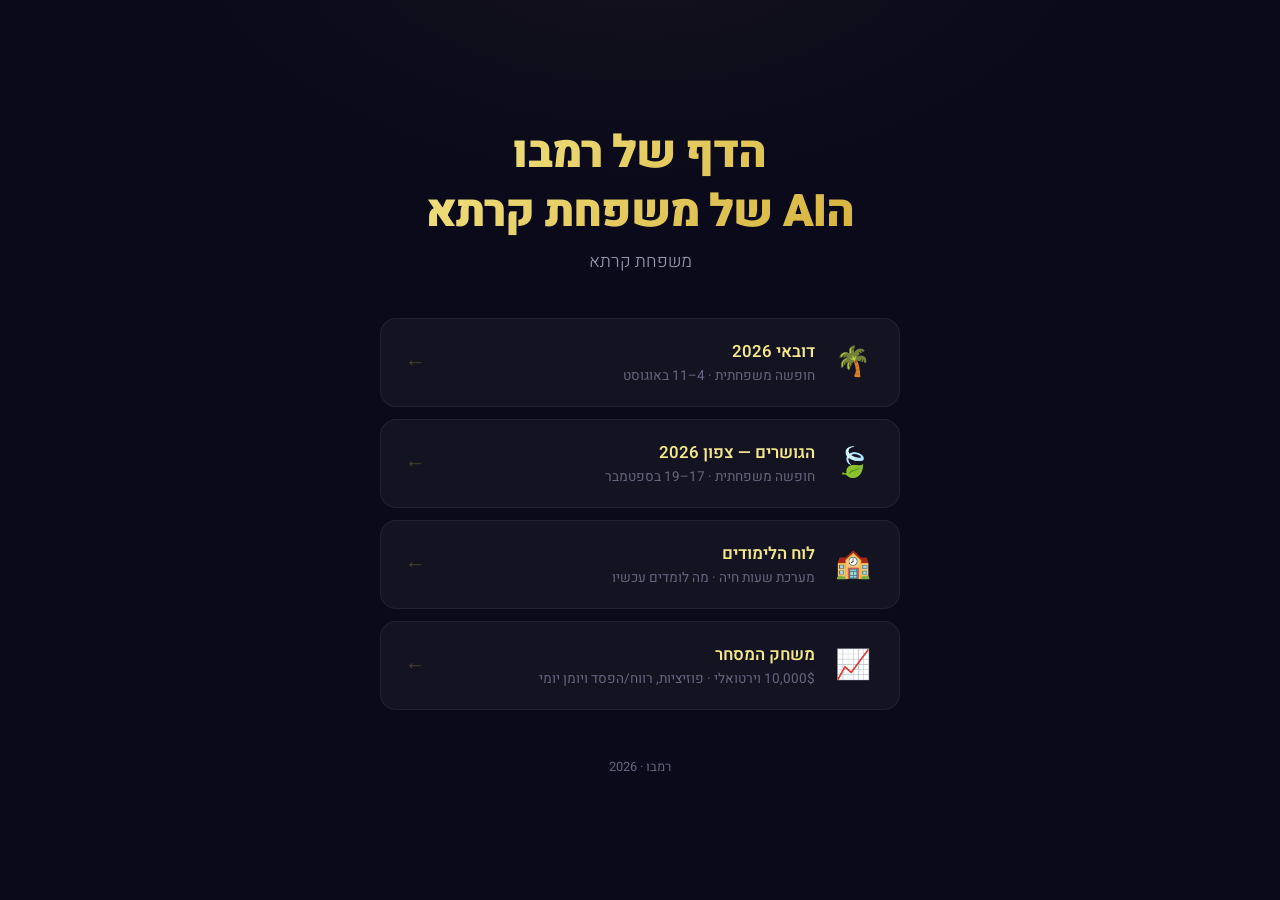
<file: index.html>
<!DOCTYPE html>
<html lang="he" dir="rtl">
<head>
<meta charset="UTF-8">
<meta name="viewport" content="width=device-width, initial-scale=1.0">
<title>רמבו — משפחת קרתא</title>
<style>
@import url('https://fonts.googleapis.com/css2?family=Heebo:wght@300;400;500;700;900&display=swap');

:root {
  --gold: #d4af37;
  --gold-light: #f5e78a;
  --deep-bg: #0a0a1a;
  --card-bg: rgba(255,255,255,0.04);
  --card-border: rgba(255,255,255,0.06);
  --text-primary: #f0eee8;
  --text-secondary: #9898b0;
  --text-muted: #666680;
}

* { margin: 0; padding: 0; box-sizing: border-box; }

body {
  font-family: 'Heebo', sans-serif;
  background: var(--deep-bg);
  background-image: radial-gradient(ellipse 60% 50% at 50% -10%, rgba(212,175,55,0.05) 0%, transparent 60%);
  color: var(--text-primary);
  min-height: 100dvh;
  display: flex;
  flex-direction: column;
  align-items: center;
  justify-content: center;
  padding: 40px 24px;
}

.container {
  text-align: center;
  max-width: 520px;
  width: 100%;
}

h1 {
  font-size: clamp(1.8rem, 5vw, 2.8rem);
  font-weight: 900;
  letter-spacing: -0.02em;
  background: linear-gradient(135deg, var(--gold-light), var(--gold));
  -webkit-background-clip: text;
  -webkit-text-fill-color: transparent;
  background-clip: text;
  line-height: 1.3;
  margin-bottom: 8px;
}

.subtitle {
  color: var(--text-secondary);
  font-size: 1.1rem;
  font-weight: 300;
  margin-bottom: 44px;
}

.cards {
  display: flex;
  flex-direction: column;
  gap: 12px;
}

.card {
  background: var(--card-bg);
  border: 1px solid var(--card-border);
  border-radius: 16px;
  padding: 20px 24px;
  text-decoration: none;
  color: inherit;
  display: flex;
  align-items: center;
  gap: 16px;
  transition: all 0.25s ease;
  text-align: right;
}

.card:hover {
  background: rgba(255,255,255,0.07);
  border-color: rgba(212,175,55,0.3);
  transform: translateY(-2px);
}

.card-icon {
  font-size: 1.8rem;
  width: 44px;
  text-align: center;
  flex-shrink: 0;
}

.card-content { flex: 1; min-width: 0; }

.card-title {
  font-weight: 600;
  color: var(--gold-light);
  font-size: 1.05rem;
  margin-bottom: 2px;
}

.card-desc {
  color: var(--text-muted);
  font-size: 0.85rem;
}

.card-arrow {
  color: var(--gold);
  font-size: 1.3rem;
  opacity: 0.3;
  transition: opacity 0.2s;
  flex-shrink: 0;
}

.card:hover .card-arrow { opacity: 0.8; }

.footer {
  margin-top: 48px;
  color: var(--text-muted);
  font-size: 0.8rem;
}
</style>
</head>
<body>
<div class="container">
  <h1>הדף של רמבו<br>הAI של משפחת קרתא</h1>
  <div class="subtitle">משפחת קרתא</div>

  <div class="cards">
    <a class="card" href="/karta/dubai/">
      <div class="card-icon">🌴</div>
      <div class="card-content">
        <div class="card-title">דובאי 2026</div>
        <div class="card-desc">חופשה משפחתית · 4–11 באוגוסט</div>
      </div>
      <div class="card-arrow">←</div>
    </a>
    <a class="card" href="/karta/north/">
      <div class="card-icon">🍃</div>
      <div class="card-content">
        <div class="card-title">הגושרים — צפון 2026</div>
        <div class="card-desc">חופשה משפחתית · 17–19 בספטמבר</div>
      </div>
      <div class="card-arrow">←</div>
    </a>
    <a class="card" href="/karta/school/">
      <div class="card-icon">🏫</div>
      <div class="card-content">
        <div class="card-title">לוח הלימודים</div>
        <div class="card-desc">מערכת שעות חיה · מה לומדים עכשיו</div>
      </div>
      <div class="card-arrow">←</div>
    </a>
    <a class="card" href="/karta/trade/">
      <div class="card-icon">📈</div>
      <div class="card-content">
        <div class="card-title">משחק המסחר</div>
        <div class="card-desc">10,000$ וירטואלי · פוזיציות, רווח/הפסד ויומן יומי</div>
      </div>
      <div class="card-arrow">←</div>
    </a>
  </div>

  <div class="footer">רמבו · 2026</div>
</div>
</body>
</html>
</file>
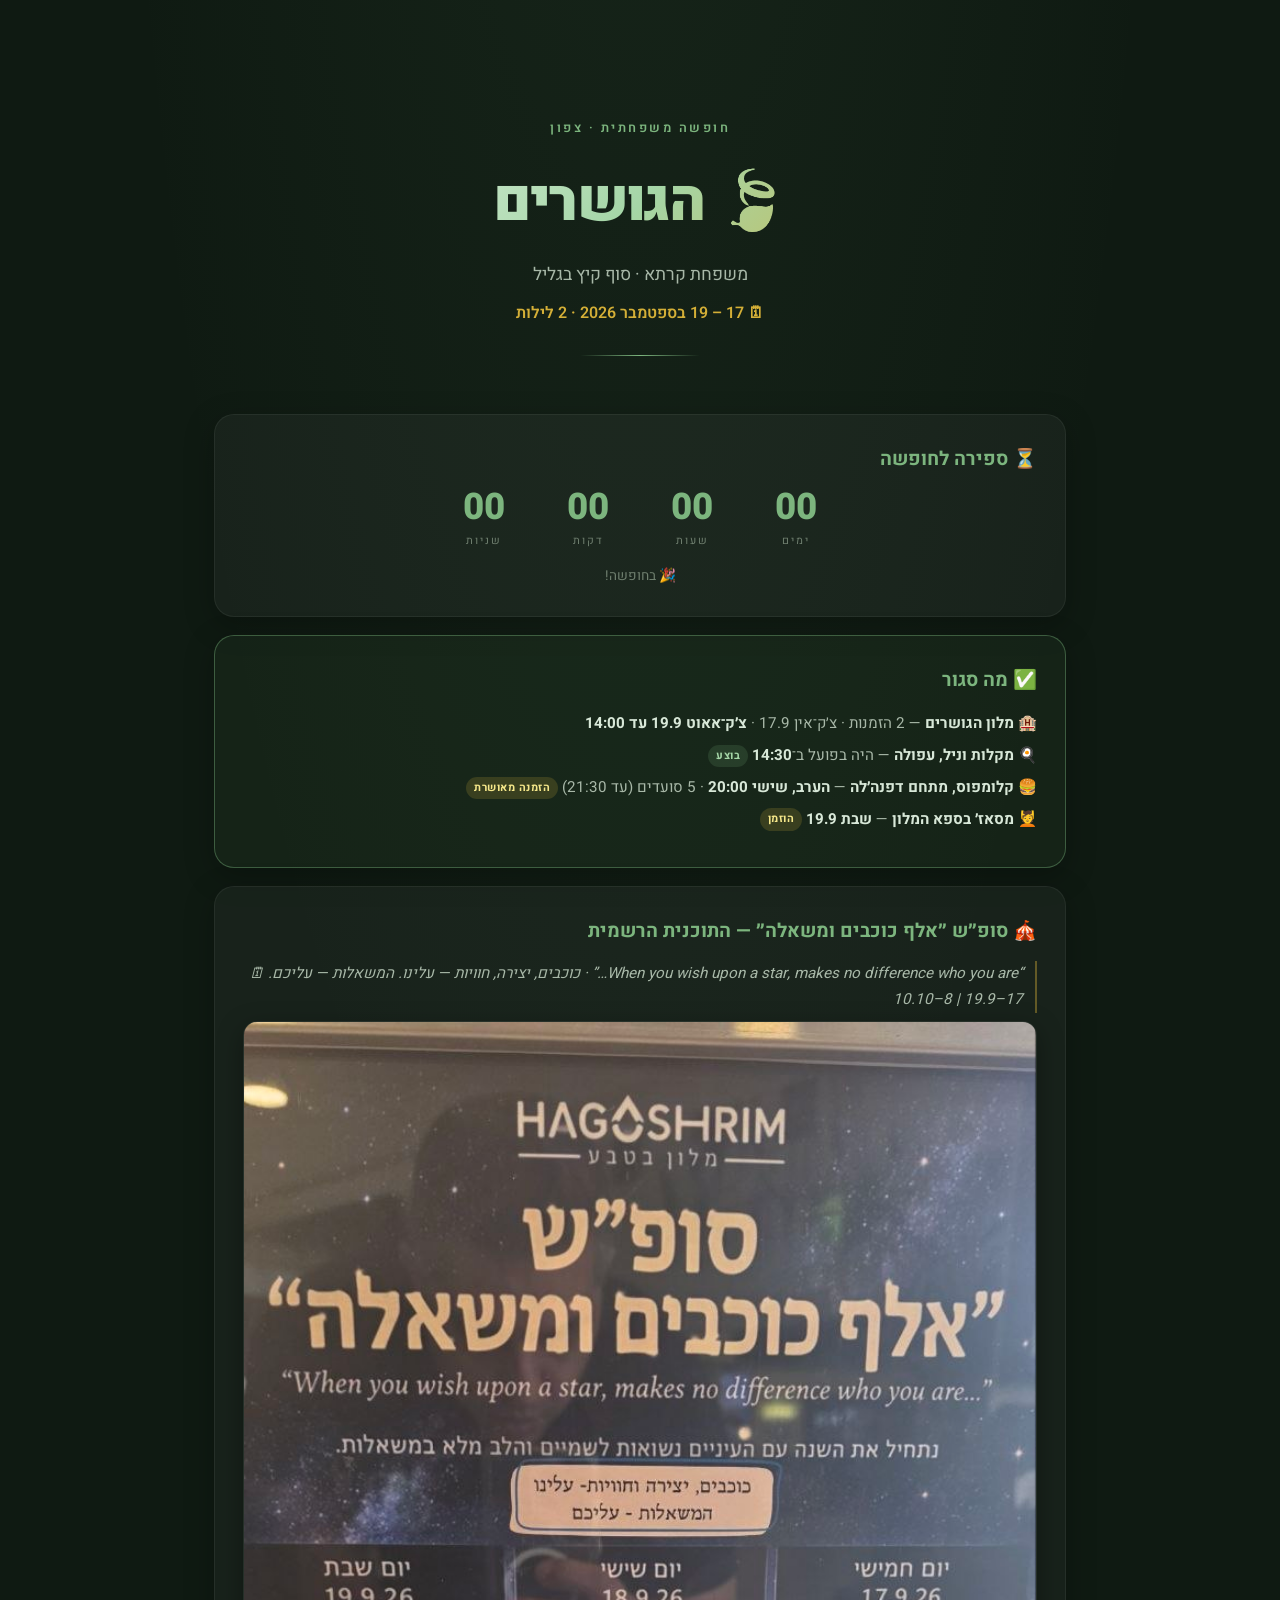
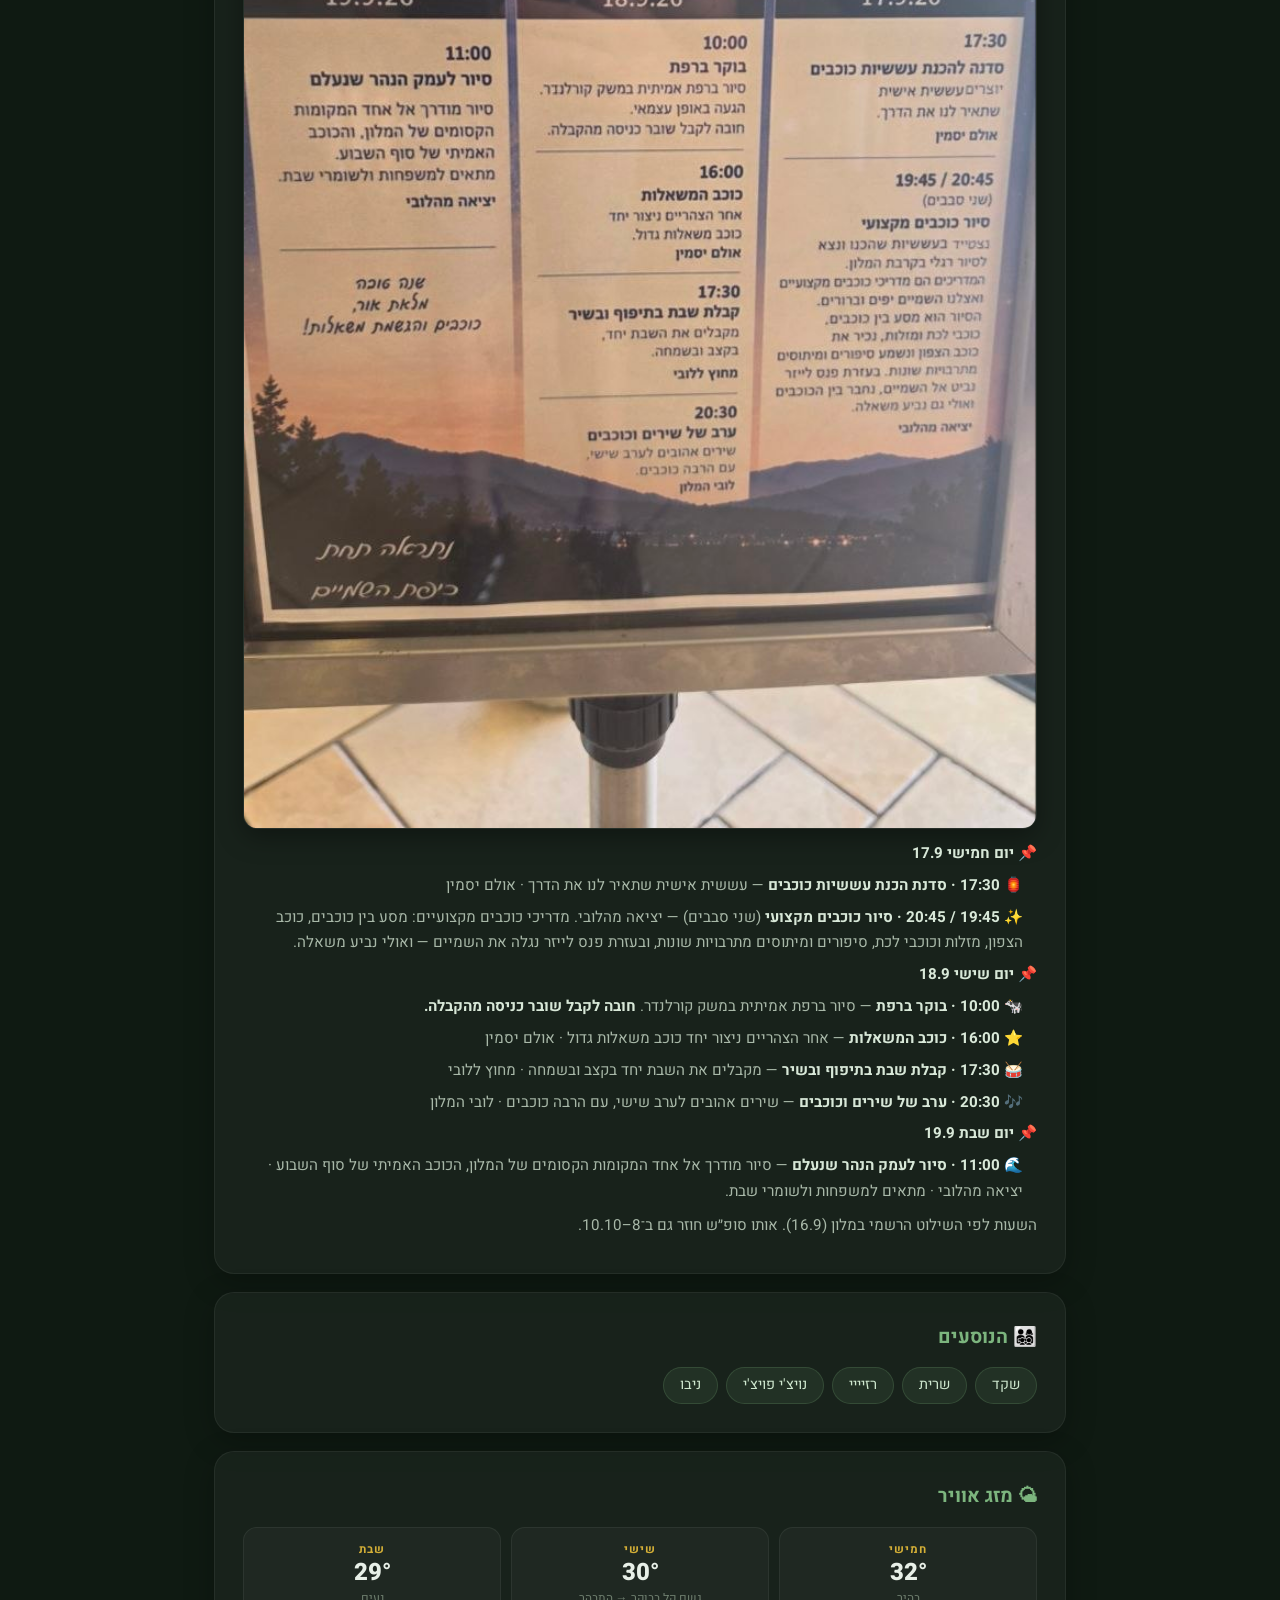
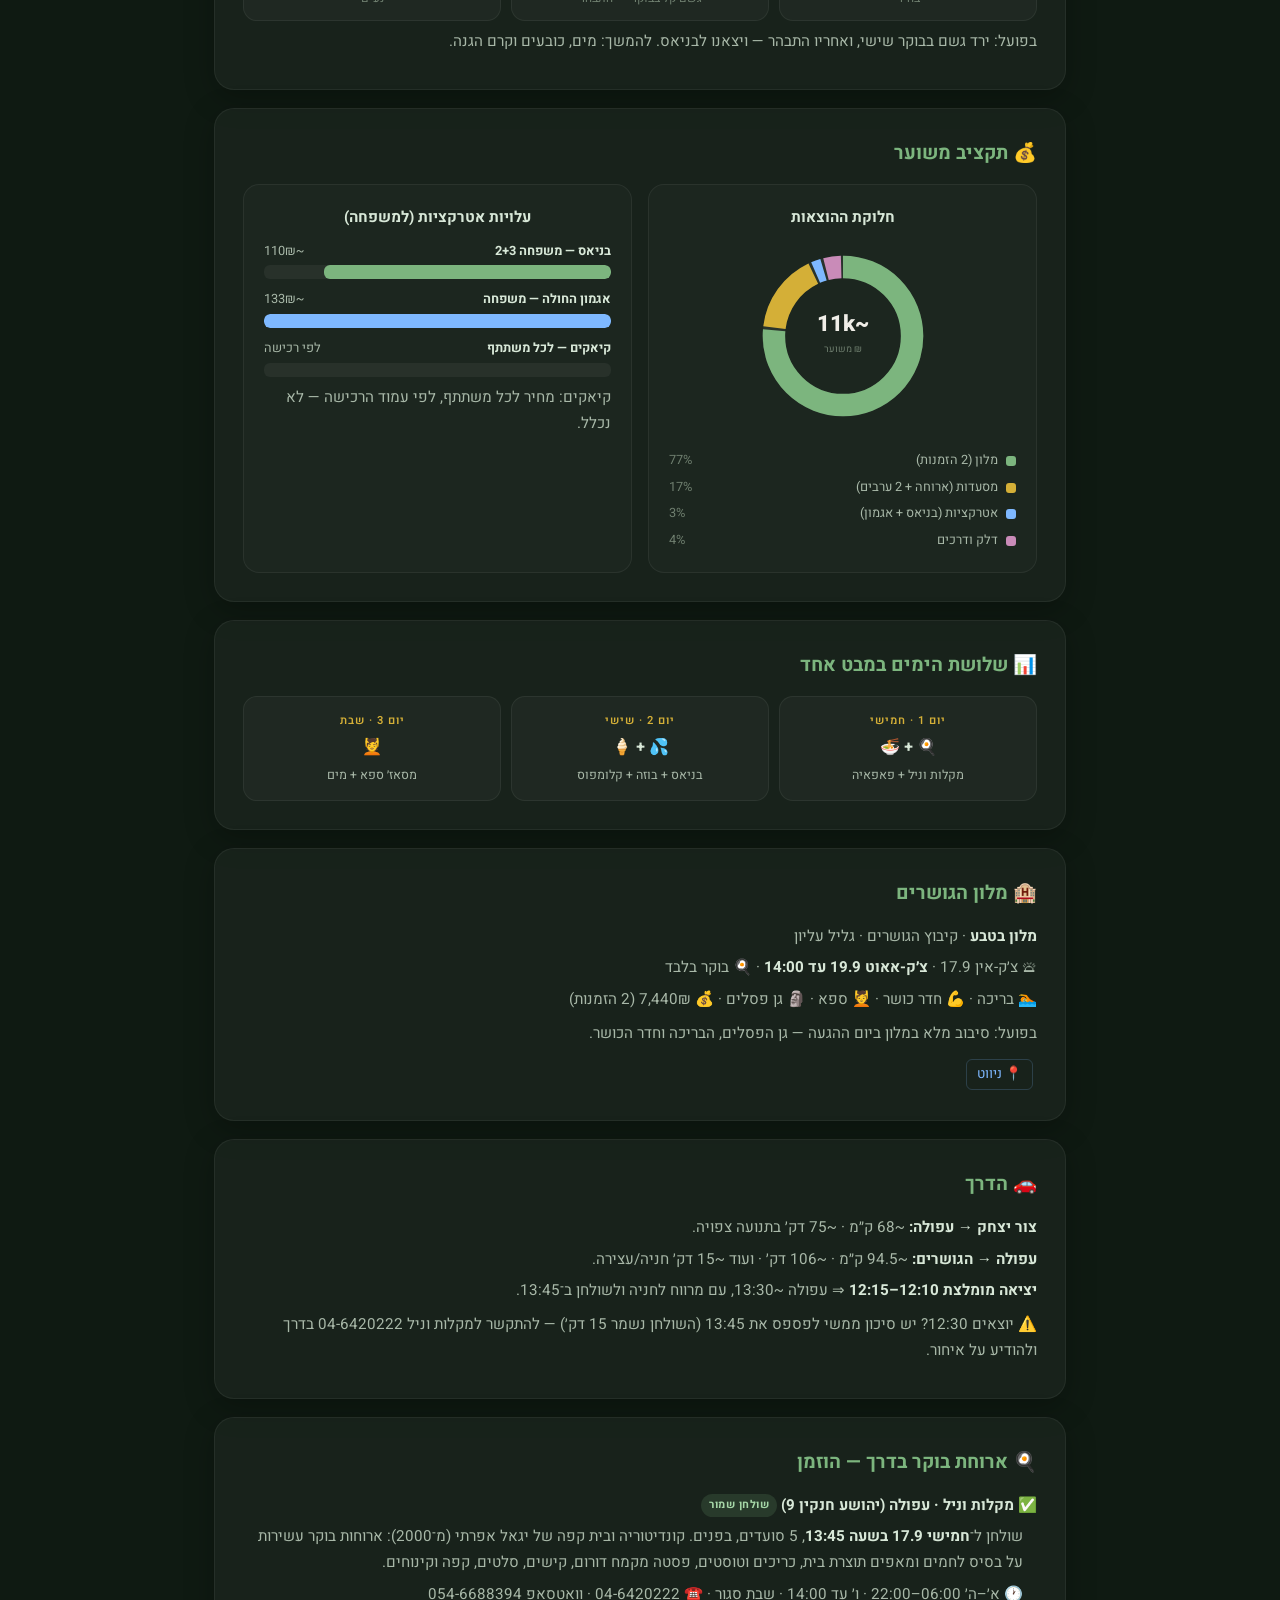
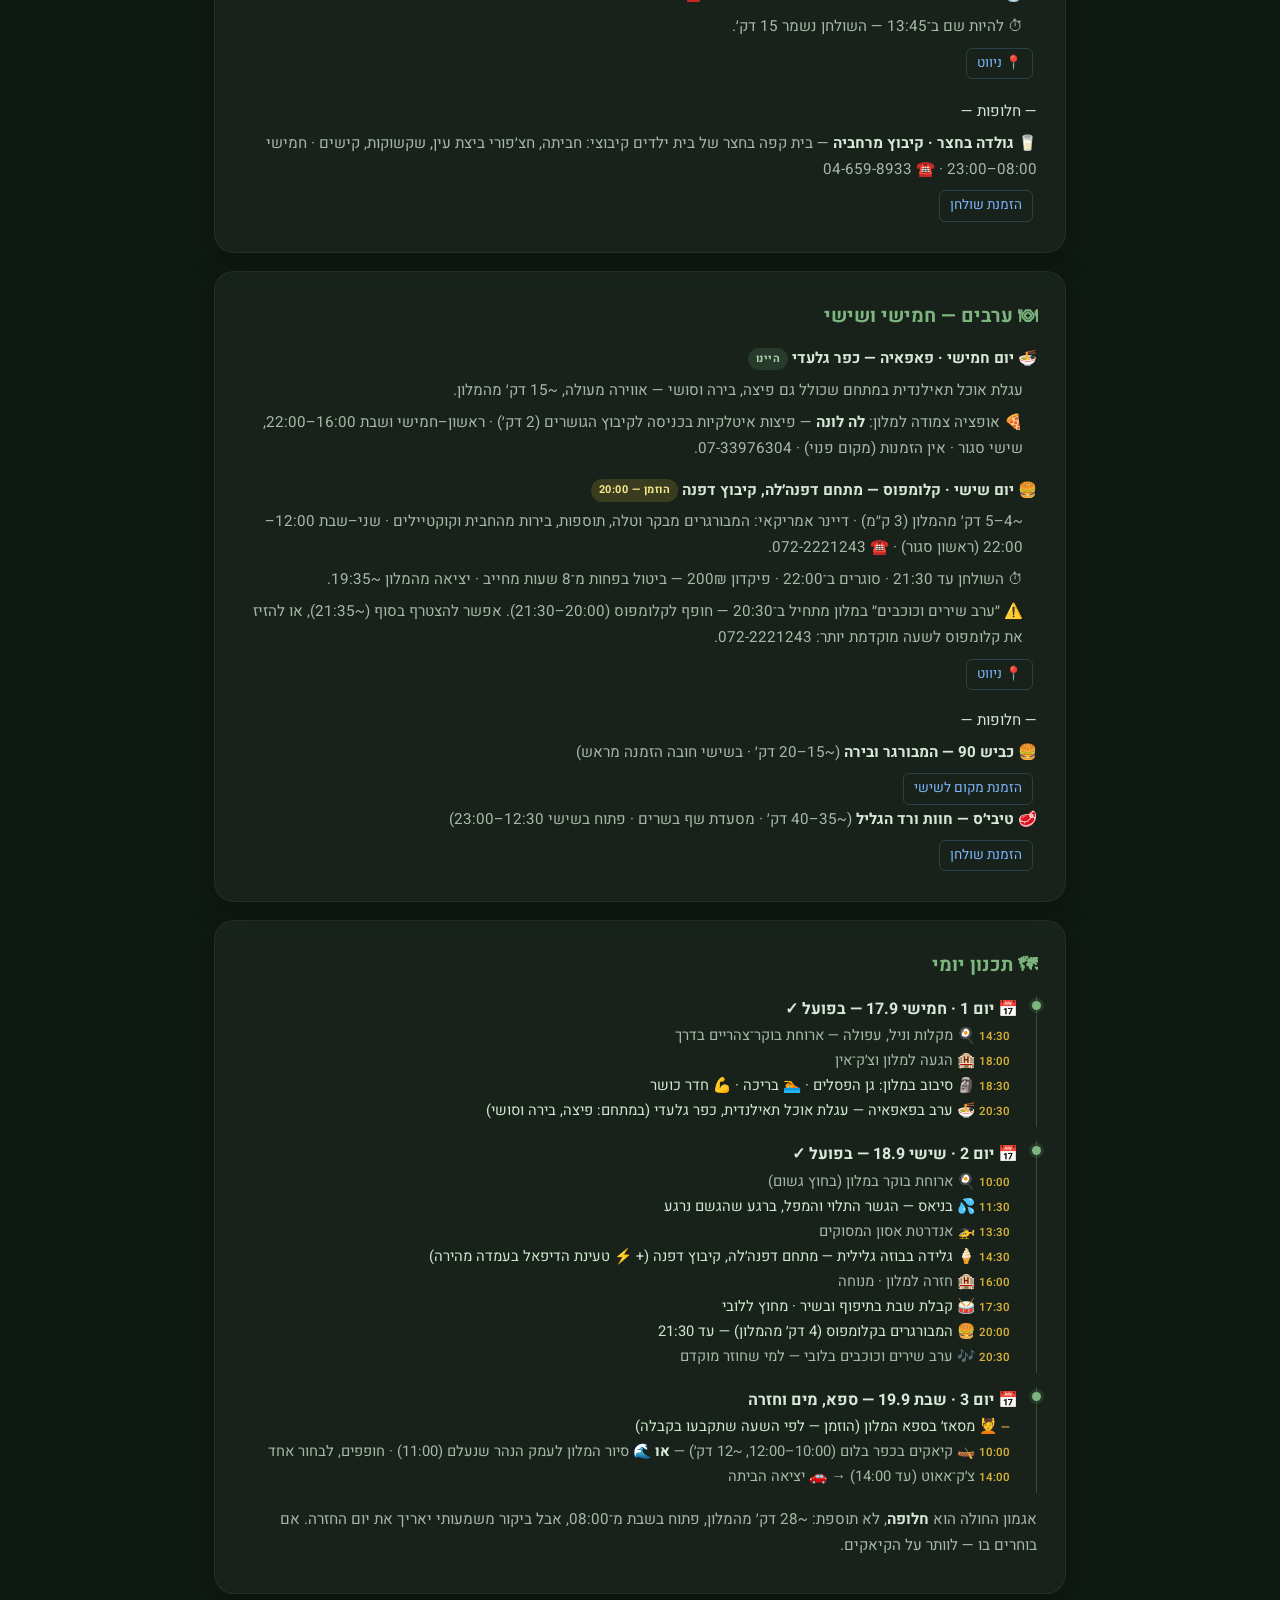
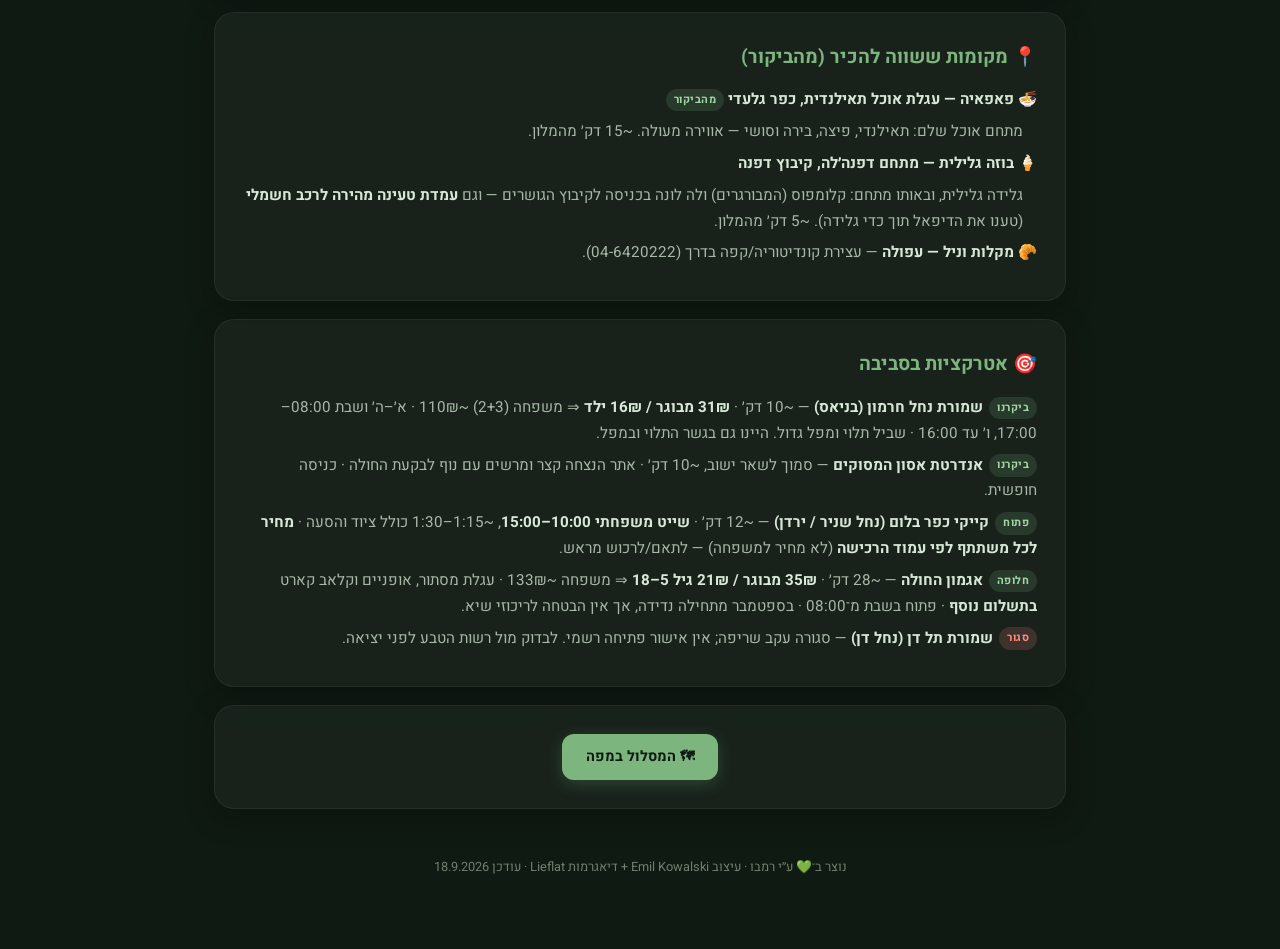
<file: north/index.html>
<!DOCTYPE html>
<html lang="he" dir="rtl">
<head>
<meta charset="UTF-8">
<meta name="viewport" content="width=device-width, initial-scale=1.0">
<title>🍃 הגושרים — צפון 2026</title>
<style>
@import url('https://fonts.googleapis.com/css2?family=Heebo:wght@300;400;500;600;700;800;900&display=swap');
:root{--gold:#d4af37;--gl:#f5e78a;--bg:#0f1a12;--cb:rgba(255,255,255,0.04);--ce:rgba(255,255,255,0.06);--t1:#f0eee8;--t2:#a8b8a8;--t3:#6f7f6f;--ac:#7cb57e;--ac2:#d4af37;--ease:cubic-bezier(0.23,1,0.32,1)}
*{margin:0;padding:0;box-sizing:border-box}
body{font-family:'Heebo',sans-serif;background:var(--bg);background-image:radial-gradient(ellipse 70% 50% at 50% -10%,rgba(124,181,126,0.08) 0%,transparent 60%);color:var(--t1);min-height:100dvh;line-height:1.7;-webkit-font-smoothing:antialiased}
.container{max-width:900px;margin:0 auto;padding:48px 24px 40px}

/* Hero */
.hero{text-align:center;padding:70px 20px 40px;opacity:0;transform:translateY(16px);animation:in 700ms var(--ease) forwards}
@keyframes in{to{opacity:1;transform:none}}
.hero .eyebrow{font-size:.8rem;font-weight:600;letter-spacing:2.5px;color:var(--ac);margin-bottom:14px}
.hero h1{font-size:clamp(2.4rem,6vw,3.6rem);font-weight:900;letter-spacing:-.03em;background:linear-gradient(135deg,#e8f5e9,#a5d6a7 50%,var(--ac2));-webkit-background-clip:text;-webkit-text-fill-color:transparent;background-clip:text}
.hero .subtitle{color:var(--t2);font-size:1.1rem;margin-top:8px}
.hero .dates{color:var(--ac2);font-weight:600;margin-top:10px}
.hero::after{content:'';display:block;width:120px;height:1px;background:linear-gradient(90deg,transparent,var(--ac),transparent);margin:28px auto 0}

/* Cards */
.card{background:var(--cb);border:1px solid var(--ce);border-radius:20px;padding:28px;margin:18px 0;box-shadow:0 8px 30px rgba(0,0,0,.25);transition:transform 300ms var(--ease)}
.card:hover{transform:translateY(-2px)}
.card h2{font-size:1.2rem;color:var(--ac);font-weight:700;margin-bottom:14px}
.card p{color:var(--t2);font-size:.95rem;margin-bottom:6px}
.card strong{color:#d8e8d8}
.card.alert{border-color:rgba(255,138,128,.35);background:rgba(255,138,128,.05)}
.card.alert h2{color:#ff8a80}
.card.booked{border-color:rgba(124,181,126,.4);background:rgba(124,181,126,.06)}
.sub{margin-right:14px;font-size:.88rem;color:var(--t2)}
.tag{display:inline-block;font-size:.68rem;font-weight:700;letter-spacing:.5px;padding:2px 8px;border-radius:100px;margin-left:6px;vertical-align:middle}
.tag.ok{background:rgba(124,181,126,.16);color:#a5d6a7}
.tag.no{background:rgba(255,138,128,.16);color:#ff8a80}
.tag.gold{background:rgba(212,175,55,.18);color:#f5e78a}
.tag.warn{background:rgba(255,193,7,.16);color:#ffd54f}
.meta{font-size:.8rem;color:var(--t3);margin-top:8px}
.poster{width:100%;height:auto;display:block;border-radius:14px;border:1px solid var(--ce);margin:8px 0 12px;box-shadow:0 8px 26px rgba(0,0,0,.35)}
.quote{font-style:italic;color:var(--t2);font-size:.9rem;border-right:2px solid rgba(212,175,55,.4);padding-right:12px;margin:6px 0 14px}

/* Countdown */
.countdown{display:flex;justify-content:center;gap:24px;flex-wrap:wrap;text-align:center}
.cd-item{min-width:80px}
.cd-item .num{font-size:2.3rem;font-weight:800;color:var(--ac);display:block;line-height:1;font-variant-numeric:tabular-nums}
.cd-item .label{font-size:.68rem;color:var(--t3);letter-spacing:2px;text-transform:uppercase}
.cd-note{margin-top:12px;font-size:.85rem;color:var(--t3);text-align:center}

/* People */
.people{display:flex;flex-wrap:wrap;gap:8px}
.people span{background:rgba(124,181,126,.1);border:1px solid rgba(124,181,126,.2);border-radius:100px;padding:5px 16px;font-size:.9rem;color:#cfe8cf;transition:transform 200ms var(--ease)}
.people span:hover{transform:scale(1.05)}

/* Timeline */
.tl{border-right:1.5px solid rgba(124,181,126,.3);padding-right:18px;padding-bottom:4px;margin:14px 0;position:relative;opacity:0;transform:translateX(10px);animation:in 500ms var(--ease) forwards}
.tl::before{content:'';width:9px;height:9px;background:var(--ac);border-radius:50%;position:absolute;right:-5px;top:5px;box-shadow:0 0 0 3px rgba(124,181,126,.15)}
.tl .day{font-weight:700;color:#d8e8d8}
.tl .tm{font-size:.72rem;color:var(--ac2);font-weight:600;margin-right:8px}
.tl .act{color:var(--t2);font-size:.92rem}
.tl .act.gone{color:#8a9a8a;text-decoration:line-through}
.tl .act.pin{color:#cfe8cf}
.tl .act.warn{color:#ffd54f}

/* Chart grid */
.charts{display:grid;grid-template-columns:1fr 1fr;gap:16px}
@media(max-width:700px){.charts{grid-template-columns:1fr}}
.chart-card{background:rgba(255,255,255,.02);border:1px solid var(--ce);border-radius:16px;padding:20px;text-align:center}
.chart-card h3{color:#d8e8d8;font-size:.95rem;margin-bottom:10px}
.chart-legend{display:flex;flex-direction:column;gap:5px;margin-top:10px;text-align:right;font-size:.8rem;color:var(--t2)}
.chart-legend .row{display:flex;align-items:center;gap:8px}
.dot{width:10px;height:10px;border-radius:3px;flex-shrink:0}
.chart-legend .pct{margin-right:auto;color:var(--t3)}

/* Bars */
.bars{display:flex;flex-direction:column;gap:10px;margin-top:8px}
.bar-row .bar-label{font-size:.8rem;color:var(--t2);display:flex;justify-content:space-between;margin-bottom:3px}
.bar-row .bar-label b{color:#d8e8d8}
.bar-track{background:rgba(255,255,255,.05);border-radius:6px;height:14px;overflow:hidden}
.bar-fill{height:100%;border-radius:6px;width:0;transition:width 1.2s var(--ease);animation:grow 1.2s var(--ease) forwards}

/* Day strip */
.daystrip{display:grid;grid-template-columns:repeat(3,1fr);gap:10px;margin-top:10px}
@media(max-width:600px){.daystrip{grid-template-columns:1fr}}
.daychip{background:rgba(255,255,255,.03);border:1px solid var(--ce);border-radius:14px;padding:14px;text-align:center;transition:transform 250ms var(--ease),border-color 250ms var(--ease)}
.daychip:hover{transform:translateY(-3px);border-color:rgba(124,181,126,.4)}
.daychip .d{font-size:.7rem;color:var(--ac2);font-weight:600;letter-spacing:1px}
.daychip .t{font-weight:700;color:#d8e8d8;font-size:1rem;margin:4px 0}
.daychip .n{font-size:.78rem;color:var(--t2)}

/* Weather */
.weather{display:grid;grid-template-columns:repeat(3,1fr);gap:10px;margin-top:6px}
@media(max-width:600px){.weather{grid-template-columns:1fr}}
.wchip{background:rgba(255,255,255,.03);border:1px solid var(--ce);border-radius:14px;padding:12px;text-align:center}
.wchip .wd{font-size:.72rem;color:var(--ac2);font-weight:700;letter-spacing:1px}
.wchip .wt{font-size:1.5rem;font-weight:800;color:#e8f0e8;line-height:1.2}
.wchip .wn{font-size:.75rem;color:var(--t3)}

/* Others */
.links a{display:inline-block;color:#7eb8ff;font-size:.85rem;margin:2px 4px;padding:3px 10px;border:1px solid rgba(126,184,255,.2);border-radius:6px;text-decoration:none;transition:all 200ms var(--ease)}
.links a:hover{background:rgba(126,184,255,.08)}
.btn{display:inline-flex;align-items:center;gap:8px;background:var(--ac);color:#0f1a12;text-decoration:none;padding:11px 24px;border-radius:12px;font-weight:700;font-size:.9rem;transition:transform 160ms var(--ease),box-shadow 250ms var(--ease);box-shadow:0 4px 16px rgba(124,181,126,.25)}
.btn:hover{transform:translateY(-2px)}
.btn:active{transform:scale(.97)}
.footer{text-align:center;padding:30px;color:var(--t3);font-size:.8rem}
</style>
</head>
<body>
<div class="container">

<div class="hero">
  <div class="eyebrow">חופשה משפחתית · צפון</div>
  <h1>🍃 הגושרים</h1>
  <div class="subtitle">משפחת קרתא · סוף קיץ בגליל</div>
  <div class="dates">🗓 17 – 19 בספטמבר 2026 · 2 לילות</div>
</div>

<div class="card">
  <h2>⏳ ספירה לחופשה</h2>
  <div class="countdown">
    <div class="cd-item"><span class="num" id="days">00</span><span class="label">ימים</span></div>
    <div class="cd-item"><span class="num" id="hours">00</span><span class="label">שעות</span></div>
    <div class="cd-item"><span class="num" id="minutes">00</span><span class="label">דקות</span></div>
    <div class="cd-item"><span class="num" id="seconds">00</span><span class="label">שניות</span></div>
  </div>
  <div class="cd-note" id="cdnote">🚗 יציאה מומלצת מצור יצחק — חמישי 17.9 ב־12:10</div>
</div>

<div class="card booked">
  <h2>✅ מה סגור</h2>
  <p>🏨 <strong>מלון הגושרים</strong> — 2 הזמנות · צ׳ק־אין 17.9 · <strong>צ׳ק־אאוט 19.9 עד 14:00</strong></p>
  <p>🍳 <strong>מקלות וניל, עפולה</strong> — היה בפועל ב־<strong>14:30</strong> <span class="tag ok">בוצע</span></p>
  <p>🍔 <strong>קלומפוס, מתחם דפנה׳לה</strong> — <strong>הערב, שישי 20:00</strong> · 5 סועדים (עד 21:30) <span class="tag gold">הזמנה מאושרת</span></p>
  <p>💆 <strong>מסאז׳ בספא המלון</strong> — <strong>שבת 19.9</strong> <span class="tag gold">הוזמן</span></p>
</div>

<div class="card">
  <h2>🎪 סופ״ש ״אלף כוכבים ומשאלה״ — התוכנית הרשמית</h2>
  <p class="quote">“When you wish upon a star, makes no difference who you are…” · כוכבים, יצירה, חוויות — עלינו. המשאלות — עליכם. 🗓 17–19.9 | 8–10.10</p>
  <a href="hagoshrim-star-weekend.jpg" target="_blank" title="לפתיחה בגודל מלא">
    <img class="poster" src="hagoshrim-star-weekend.jpg" alt="כרזת סוף השבוע ״אלף כוכבים ומשאלה״ במלון הגושרים — התוכנית הרשמית לחמישי–שבת">
  </a>
  <p>📌 <strong>יום חמישי 17.9</strong></p>
  <p class="sub">🏮 <strong>17:30 · סדנת הכנת עששיות כוכבים</strong> — עששית אישית שתאיר לנו את הדרך · אולם יסמין</p>
  <p class="sub">✨ <strong>19:45 / 20:45 · סיור כוכבים מקצועי</strong> (שני סבבים) — יציאה מהלובי. מדריכי כוכבים מקצועיים: מסע בין כוכבים, כוכב הצפון, מזלות וכוכבי לכת, סיפורים ומיתוסים מתרבויות שונות, ובעזרת פנס לייזר נגלה את השמיים — ואולי נביע משאלה.</p>
  <p>📌 <strong>יום שישי 18.9</strong></p>
  <p class="sub">🐄 <strong>10:00 · בוקר ברפת</strong> — סיור ברפת אמיתית במשק קורלנדר. <strong>חובה לקבל שובר כניסה מהקבלה.</strong></p>
  <p class="sub">⭐ <strong>16:00 · כוכב המשאלות</strong> — אחר הצהריים ניצור יחד כוכב משאלות גדול · אולם יסמין</p>
  <p class="sub">🥁 <strong>17:30 · קבלת שבת בתיפוף ובשיר</strong> — מקבלים את השבת יחד בקצב ובשמחה · מחוץ ללובי</p>
  <p class="sub">🎶 <strong>20:30 · ערב של שירים וכוכבים</strong> — שירים אהובים לערב שישי, עם הרבה כוכבים · לובי המלון</p>
  <p>📌 <strong>יום שבת 19.9</strong></p>
  <p class="sub">🌊 <strong>11:00 · סיור לעמק הנהר שנעלם</strong> — סיור מודרך אל אחד המקומות הקסומים של המלון, הכוכב האמיתי של סוף השבוע · יציאה מהלובי · מתאים למשפחות ולשומרי שבת.</p>
  <p class="meta">השעות לפי השילוט הרשמי במלון (16.9). אותו סופ״ש חוזר גם ב־8–10.10.</p>
</div>

<div class="card">
  <h2>👨‍👩‍👧‍👦 הנוסעים</h2>
  <div class="people">
    <span>שקד</span><span>שרית</span><span>רזיייי</span><span>נויצ'י פויצ'י</span><span>ניבו</span>
  </div>
</div>

<div class="card">
  <h2>🌤 מזג אוויר</h2>
  <div class="weather">
    <div class="wchip"><div class="wd">חמישי</div><div class="wt">32°</div><div class="wn">בהיר</div></div>
    <div class="wchip"><div class="wd">שישי</div><div class="wt">30°</div><div class="wn">גשם קל בבוקר → התבהר</div></div>
    <div class="wchip"><div class="wd">שבת</div><div class="wt">29°</div><div class="wn">נעים</div></div>
  </div>
  <p class="meta">בפועל: ירד גשם בבוקר שישי, ואחריו התבהר — ויצאנו לבניאס. להמשך: מים, כובעים וקרם הגנה.</p>
</div>

<div class="card">
  <h2>💰 תקציב משוער</h2>
  <div class="charts">
    <div class="chart-card">
      <h3>חלוקת ההוצאות</h3>
      <svg viewBox="0 0 220 220" width="190" height="190">
        <circle cx="110" cy="110" r="80" fill="none" stroke="rgba(255,255,255,.06)" stroke-width="26"/>
        <circle id="seg1" cx="110" cy="110" r="80" fill="none" stroke="#7cb57e" stroke-width="26" stroke-dasharray="0 502" stroke-linecap="butt" transform="rotate(-90 110 110)"/>
        <circle id="seg2" cx="110" cy="110" r="80" fill="none" stroke="#d4af37" stroke-width="26" stroke-dasharray="0 502" stroke-linecap="butt" transform="rotate(-90 110 110)"/>
        <circle id="seg3" cx="110" cy="110" r="80" fill="none" stroke="#7eb8ff" stroke-width="26" stroke-dasharray="0 502" stroke-linecap="butt" transform="rotate(-90 110 110)"/>
        <circle id="seg4" cx="110" cy="110" r="80" fill="none" stroke="#c98bb8" stroke-width="26" stroke-dasharray="0 502" stroke-linecap="butt" transform="rotate(-90 110 110)"/>
        <text x="110" y="104" text-anchor="middle" fill="#f0eee8" font-size="26" font-weight="800">~11k</text>
        <text x="110" y="128" text-anchor="middle" fill="#6f7f6f" font-size="11">₪ משוער</text>
      </svg>
      <div class="chart-legend" id="legend"></div>
    </div>
    <div class="chart-card">
      <h3>עלויות אטרקציות (למשפחה)</h3>
      <div class="bars" id="bars"></div>
      <p class="meta" style="text-align:right">קיאקים: מחיר לכל משתתף, לפי עמוד הרכישה — לא נכלל.</p>
    </div>
  </div>
</div>

<div class="card">
  <h2>📊 שלושת הימים במבט אחד</h2>
  <div class="daystrip" id="daystrip"></div>
</div>

<div class="card">
  <h2>🏨 מלון הגושרים</h2>
  <p><strong>מלון בטבע</strong> · קיבוץ הגושרים · גליל עליון</p>
  <p>🛎 צ׳ק-אין 17.9 · <strong>צ׳ק-אאוט 19.9 עד 14:00</strong> · 🍳 בוקר בלבד</p>
  <p>🏊 בריכה · 💪 חדר כושר · 💆 ספא · 🗿 גן פסלים · 💰 7,440₪ (2 הזמנות)</p>
  <p class="meta">בפועל: סיבוב מלא במלון ביום ההגעה — גן הפסלים, הבריכה וחדר הכושר.</p>
  <div class="links" style="margin-top:10px"><a href="https://maps.google.com/?q=Hagoshrim+Hotel" target="_blank">📍 ניווט</a></div>
</div>

<div class="card">
  <h2>🚗 הדרך</h2>
  <p><strong>צור יצחק → עפולה:</strong> ~68 ק״מ · ~75 דק׳ בתנועה צפויה.</p>
  <p><strong>עפולה → הגושרים:</strong> ~94.5 ק״מ · ~106 דק׳ · ועוד ~15 דק׳ חניה/עצירה.</p>
  <p><strong>יציאה מומלצת 12:10–12:15</strong> ⇒ עפולה ~13:30, עם מרווח לחניה ולשולחן ב־13:45.</p>
  <p class="meta">⚠️ יוצאים 12:30? יש סיכון ממשי לפספס את 13:45 (השולחן נשמר 15 דק׳) — להתקשר למקלות וניל 04-6420222 בדרך ולהודיע על איחור.</p>
</div>

<div class="card">
  <h2>🍳 ארוחת בוקר בדרך — הוזמן</h2>

  <p>✅ <strong>מקלות וניל · עפולה (יהושע חנקין 9)</strong> <span class="tag ok">שולחן שמור</span></p>
  <p class="sub">שולחן ל־<strong>חמישי 17.9 בשעה 13:45</strong>, 5 סועדים, בפנים. קונדיטוריה ובית קפה של יגאל אפרתי (מ־2000): ארוחות בוקר עשירות על בסיס לחמים ומאפים תוצרת בית, כריכים וטוסטים, פסטה מקמח דורום, קישים, סלטים, קפה וקינוחים.</p>
  <p class="sub">🕐 א׳–ה׳ 06:00–22:00 · ו׳ עד 14:00 · שבת סגור · ☎️ 04-6420222 · וואטסאפ 054-6688394</p>
  <p class="sub">⏱ להיות שם ב־13:45 — השולחן נשמר 15 דק׳.</p>
  <div class="links"><a href="https://www.google.com/maps/search/?api=1&query=%D7%99%D7%94%D7%95%D7%A9%D7%A2+%D7%97%D7%A0%D7%A7%D7%99%D7%9F+9+%D7%A2%D7%A4%D7%95%D7%9C%D7%94" target="_blank">📍 ניווט</a></div>

  <p style="margin-top:18px;color:#d8e8d8">— חלופות —</p>
  <p>🥛 <strong>גולדה בחצר · קיבוץ מרחביה</strong> — בית קפה בחצר של בית ילדים קיבוצי: חביתה, חצ׳פורי ביצת עין, שקשוקות, קישים · חמישי 08:00–23:00 · ☎️ 04-659-8933</p>
  <div class="links"><a href="https://ontopo.com/he/il/page/16080479" target="_blank">הזמנת שולחן</a></div>
</div>

<div class="card">
  <h2>🍽 ערבים — חמישי ושישי</h2>
  <p>🍜 <strong>יום חמישי · פאפאיה — כפר גלעדי</strong> <span class="tag ok">היינו</span></p>
  <p class="sub">עגלת אוכל תאילנדית במתחם שכולל גם פיצה, בירה וסושי — אווירה מעולה, ~15 דק׳ מהמלון.</p>
  <p class="sub">🍕 אופציה צמודה למלון: <strong>לה לונה</strong> — פיצות איטלקיות בכניסה לקיבוץ הגושרים (2 דק׳) · ראשון–חמישי ושבת 16:00–22:00, שישי סגור · אין הזמנות (מקום פנוי) · 07-33976304.</p>

  <p style="margin-top:16px">🍔 <strong>יום שישי · קלומפוס — מתחם דפנה׳לה, קיבוץ דפנה</strong> <span class="tag gold">הוזמן — 20:00</span></p>
  <p class="sub">~4–5 דק׳ מהמלון (3 ק״מ) · דיינר אמריקאי: המבורגרים מבקר וטלה, תוספות, בירות מהחבית וקוקטיילים · שני–שבת 12:00–22:00 (ראשון סגור) · ☎️ 072-2221243.</p>
  <p class="sub">⏱ השולחן עד 21:30 · סוגרים ב־22:00 · פיקדון 200₪ — ביטול בפחות מ־8 שעות מחייב · יציאה מהמלון ~19:35.</p>
  <p class="sub">⚠️ ״ערב שירים וכוכבים״ במלון מתחיל ב־20:30 — חופף לקלומפוס (20:00–21:30). אפשר להצטרף בסוף (~21:35), או להזיז את קלומפוס לשעה מוקדמת יותר: 072-2221243.</p>
  <div class="links"><a href="https://www.google.com/maps/search/?api=1&query=%D7%A7%D7%9C%D7%95%D7%9E%D7%A4%D7%95%D7%A1+%D7%93%D7%A4%D7%A0%D7%94" target="_blank">📍 ניווט</a></div>

  <p style="margin-top:16px;color:#d8e8d8">— חלופות —</p>
  <p>🍔 <strong>כביש 90 — המבורגר ובירה</strong> (~15–20 דק׳ · בשישי חובה הזמנה מראש)</p>
  <div class="links"><a href="https://tbit.be/dUmMtH" target="_blank">הזמנת מקום לשישי</a></div>
  <p>🥩 <strong>טיבי׳ס — חוות ורד הגליל</strong> (~35–40 דק׳ · מסעדת שף בשרים · פתוח בשישי 12:30–23:00)</p>
  <div class="links"><a href="https://ontopo.com/he/il/page/91060047" target="_blank">הזמנת שולחן</a></div>
</div>

<div class="card">
  <h2>🗺 תכנון יומי</h2>
  <div class="tl"><div class="day">📅 יום 1 · חמישי 17.9 — בפועל ✓</div>
    <div class="act"><span class="tm">14:30</span> 🍳 מקלות וניל, עפולה — ארוחת בוקר־צהריים בדרך</div>
    <div class="act"><span class="tm">18:00</span> 🏨 הגעה למלון וצ׳ק־אין</div>
    <div class="act pin"><span class="tm">18:30</span> 🗿 סיבוב במלון: גן הפסלים · 🏊 בריכה · 💪 חדר כושר</div>
    <div class="act pin"><span class="tm">20:30</span> 🍜 ערב בפאפאיה — עגלת אוכל תאילנדית, כפר גלעדי (במתחם: פיצה, בירה וסושי)</div></div>

  <div class="tl"><div class="day">📅 יום 2 · שישי 18.9 — בפועל ✓</div>
    <div class="act"><span class="tm">10:00</span> 🍳 ארוחת בוקר במלון (בחוץ גשום)</div>
    <div class="act pin"><span class="tm">11:30</span> 💦 בניאס — הגשר התלוי והמפל, ברגע שהגשם נרגע</div>
    <div class="act"><span class="tm">13:30</span> 🚁 אנדרטת אסון המסוקים</div>
    <div class="act pin"><span class="tm">14:30</span> 🍦 גלידה בבוזה גלילית — מתחם דפנה׳לה, קיבוץ דפנה (+ ⚡ טעינת הדיפאל בעמדה מהירה)</div>
    <div class="act"><span class="tm">16:00</span> 🏨 חזרה למלון · מנוחה</div>
    <div class="act pin"><span class="tm">17:30</span> 🥁 קבלת שבת בתיפוף ובשיר · מחוץ ללובי</div>
    <div class="act pin"><span class="tm">20:00</span> 🍔 המבורגרים בקלומפוס (4 דק׳ מהמלון) — עד 21:30</div>
    <div class="act"><span class="tm">20:30</span> 🎶 ערב שירים וכוכבים בלובי — למי שחוזר מוקדם</div></div>

  <div class="tl"><div class="day">📅 יום 3 · שבת 19.9 — ספא, מים וחזרה</div>
    <div class="act pin"><span class="tm">—</span> 💆 מסאז׳ בספא המלון (הוזמן — לפי השעה שתקבעו בקבלה)</div>
    <div class="act"><span class="tm">10:00</span> 🛶 קיאקים בכפר בלום (10:00–12:00, ~12 דק׳) — <strong>או</strong> 🌊 סיור המלון לעמק הנהר שנעלם (11:00) · חופפים, לבחור אחד</div>
    <div class="act"><span class="tm">14:00</span> צ׳ק־אאוט (עד 14:00) → 🚗 יציאה הביתה</div></div>

  <p class="meta">אגמון החולה הוא <strong>חלופה</strong>, לא תוספת: ~28 דק׳ מהמלון, פתוח בשבת מ־08:00, אבל ביקור משמעותי יאריך את יום החזרה. אם בוחרים בו — לוותר על הקיאקים.</p>
</div>

<div class="card">
  <h2>📍 מקומות ששווה להכיר (מהביקור)</h2>
  <p>🍜 <strong>פאפאיה — עגלת אוכל תאילנדית, כפר גלעדי</strong> <span class="tag ok">מהביקור</span></p>
  <p class="sub">מתחם אוכל שלם: תאילנדי, פיצה, בירה וסושי — אווירה מעולה. ~15 דק׳ מהמלון.</p>
  <p>🍦 <strong>בוזה גלילית — מתחם דפנה׳לה, קיבוץ דפנה</strong></p>
  <p class="sub">גלידה גלילית, ובאותו מתחם: קלומפוס (המבורגרים) ולה לונה בכניסה לקיבוץ הגושרים — וגם <strong>עמדת טעינה מהירה לרכב חשמלי</strong> (טענו את הדיפאל תוך כדי גלידה). ~5 דק׳ מהמלון.</p>
  <p>🥐 <strong>מקלות וניל — עפולה</strong> — עצירת קונדיטוריה/קפה בדרך (04-6420222).</p>
</div>

<div class="card">
  <h2>🎯 אטרקציות בסביבה</h2>
  <p><span class="tag ok">ביקרנו</span><strong>שמורת נחל חרמון (בניאס)</strong> — ~10 דק׳ · <strong>31₪ מבוגר / 16₪ ילד</strong> ⇒ משפחה (2+3) ~110₪ · א׳–ה׳ ושבת 08:00–17:00, ו׳ עד 16:00 · שביל תלוי ומפל גדול. היינו גם בגשר התלוי ובמפל.</p>
  <p><span class="tag ok">ביקרנו</span><strong>אנדרטת אסון המסוקים</strong> — סמוך לשאר ישוב, ~10 דק׳ · אתר הנצחה קצר ומרשים עם נוף לבקעת החולה · כניסה חופשית.</p>
  <p><span class="tag ok">פתוח</span><strong>קייקי כפר בלום (נחל שניר / ירדן)</strong> — ~12 דק׳ · <strong>שייט משפחתי 10:00–15:00</strong>, ~1:15–1:30 כולל ציוד והסעה · <strong>מחיר לכל משתתף לפי עמוד הרכישה</strong> (לא מחיר למשפחה) — לתאם/לרכוש מראש.</p>
  <p><span class="tag ok">חלופה</span><strong>אגמון החולה</strong> — ~28 דק׳ · <strong>35₪ מבוגר / 21₪ גיל 5–18</strong> ⇒ משפחה ~133₪ · עגלת מסתור, אופניים וקלאב קארט <strong>בתשלום נוסף</strong> · פתוח בשבת מ־08:00 · בספטמבר מתחילה נדידה, אך אין הבטחה לריכוזי שיא.</p>
  <p><span class="tag no">סגור</span><strong>שמורת תל דן (נחל דן)</strong> — סגורה עקב שריפה; אין אישור פתיחה רשמי. לבדוק מול רשות הטבע לפני יציאה.</p>
</div>

<div class="card" style="text-align:center">
  <a class="btn" href="https://www.google.com/maps/dir/Yehoshua+Hankin+9+Afula/Hagoshrim+Hotel/Banyas+Nature+Reserve/Kfar+Blum" target="_blank">🗺 המסלול במפה</a>
</div>

<div class="footer">נוצר ב־💚 ע״י רמבו · עיצוב Emil Kowalski + דיאגרמות Lieflat · עודכן 18.9.2026</div>

</div>

<script>
/* Countdown */
function cd(){const t=new Date('2026-09-17T12:10:00+03:00'),d=t-new Date();if(d<=0){['days','hours','minutes','seconds'].forEach(i=>document.getElementById(i).textContent='00');document.getElementById('cdnote').textContent='🎉 בחופשה!';return}
document.getElementById('days').textContent=String(Math.floor(d/864e5)).padStart(2,'0');document.getElementById('hours').textContent=String(Math.floor(d/36e5%24)).padStart(2,'0');document.getElementById('minutes').textContent=String(Math.floor(d/6e4%60)).padStart(2,'0');document.getElementById('seconds').textContent=String(Math.floor(d/1e3%60)).padStart(2,'0')}
cd();setInterval(cd,1000);

/* Donut — budget */
const budget=[
 {label:'מלון (2 הזמנות)',v:7440,c:'#7cb57e'},
 {label:'מסעדות (ארוחה + 2 ערבים)',v:1600,c:'#d4af37'},
 {label:'אטרקציות (בניאס + אגמון)',v:243,c:'#7eb8ff'},
 {label:'דלק ודרכים',v:400,c:'#c98bb8'}];
const total=budget.reduce((a,b)=>a+b.v,0);
const C=2*Math.PI*80; // circumference
let acc=0;
budget.forEach((s,i)=>{
  const frac=s.v/total, seg=document.getElementById('seg'+(i+1));
  seg.setAttribute('stroke-dasharray',`${frac*C-3} ${C}`);
  seg.setAttribute('stroke-dashoffset',`${-acc}`);
  acc+=frac*C;
  seg.style.transition='stroke-dasharray 1.4s cubic-bezier(0.23,1,0.32,1)';
});
setTimeout(()=>{
  let a=0;
  budget.forEach((s,i)=>{
    const frac=s.v/total;
    document.getElementById('seg'+(i+1)).setAttribute('stroke-dasharray',`${frac*C-3} ${C-(frac*C-3)}`);
    document.getElementById('seg'+(i+1)).setAttribute('stroke-dashoffset',`${-a}`);
    a+=frac*C;
  });
},100);
const lg=document.getElementById('legend');
budget.forEach(s=>{const p=Math.round(s.v/total*100);const r=document.createElement('div');r.className='row';r.innerHTML=`<span class="dot" style="background:${s.c}"></span>${s.label}<span class="pct">${p}%</span>`;lg.appendChild(r)});

/* Bars — attractions (family of 5, official prices) */
const att=[
 {n:'בניאס — משפחה 2+3',v:110,c:'#7cb57e'},
 {n:'אגמון החולה — משפחה',v:133,c:'#7eb8ff'},
 {n:'קיאקים — לכל משתתף',v:0,c:'#d4af37'}];
const maxA=Math.max(...att.map(a=>a.v),1);
const bars=document.getElementById('bars');
att.forEach(a=>{const row=document.createElement('div');row.className='bar-row';
 row.innerHTML=`<div class="bar-label"><b>${a.n}</b><span>${a.v?('~'+a.v+'₪'):'לפי רכישה'}</span></div><div class="bar-track"><div class="bar-fill" style="background:${a.c}" data-w="${a.v/maxA*100}%"></div></div>`;
 bars.appendChild(row)});
setTimeout(()=>document.querySelectorAll('.bar-fill').forEach(b=>b.style.width=b.dataset.w),200);

/* Day strip */
const days=[
 {d:'יום 1 · חמישי',t:'🍳 + 🍜',n:'מקלות וניל + פאפאיה'},
 {d:'יום 2 · שישי',t:'💦 + 🍦',n:'בניאס + בוזה + קלומפוס'},
 {d:'יום 3 · שבת',t:'💆',n:'מסאז׳ ספא + מים'}];
const ds=document.getElementById('daystrip');
days.forEach(x=>{const c=document.createElement('div');c.className='daychip';c.innerHTML=`<div class="d">${x.d}</div><div class="t">${x.t}</div><div class="n">${x.n}</div>`;ds.appendChild(c)});

/* stagger timeline */
document.querySelectorAll('.tl').forEach((el,i)=>el.style.animationDelay=(150+i*120)+'ms');
</script>
</body>
</html>
</file>
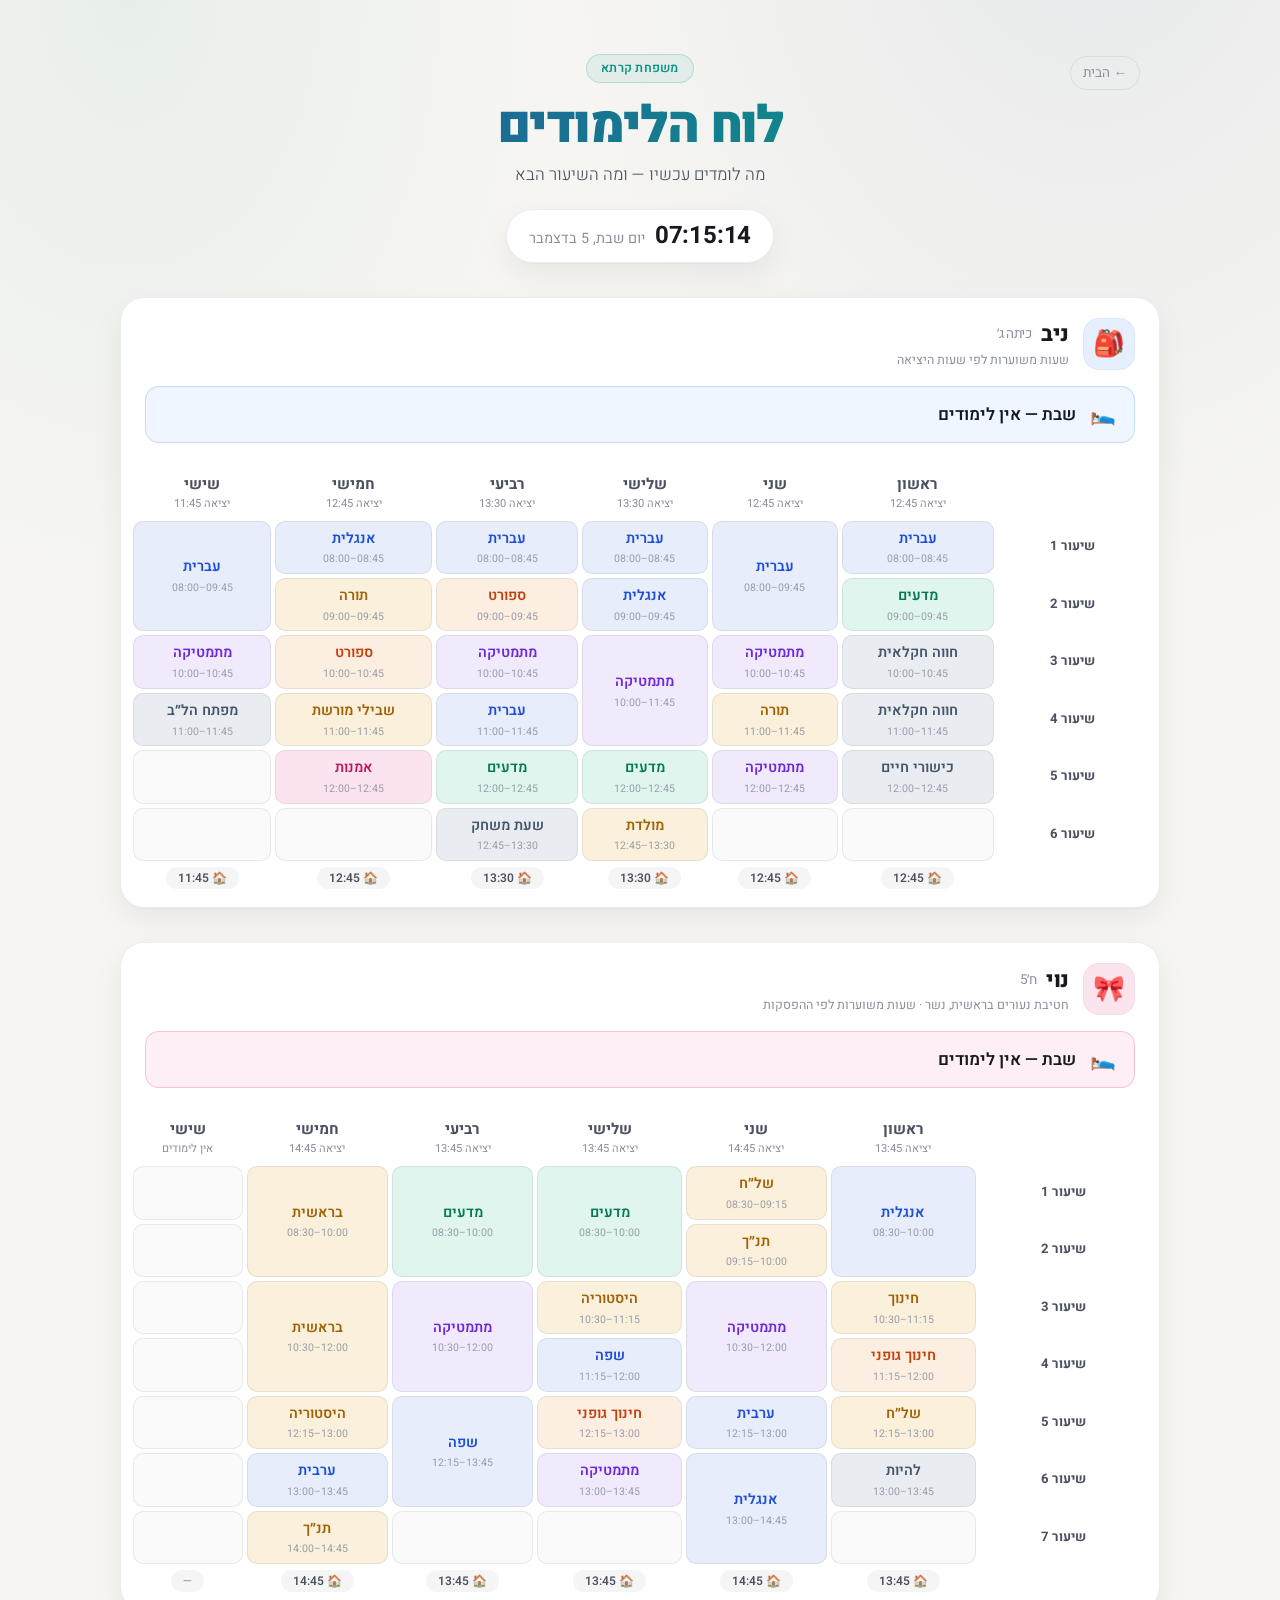
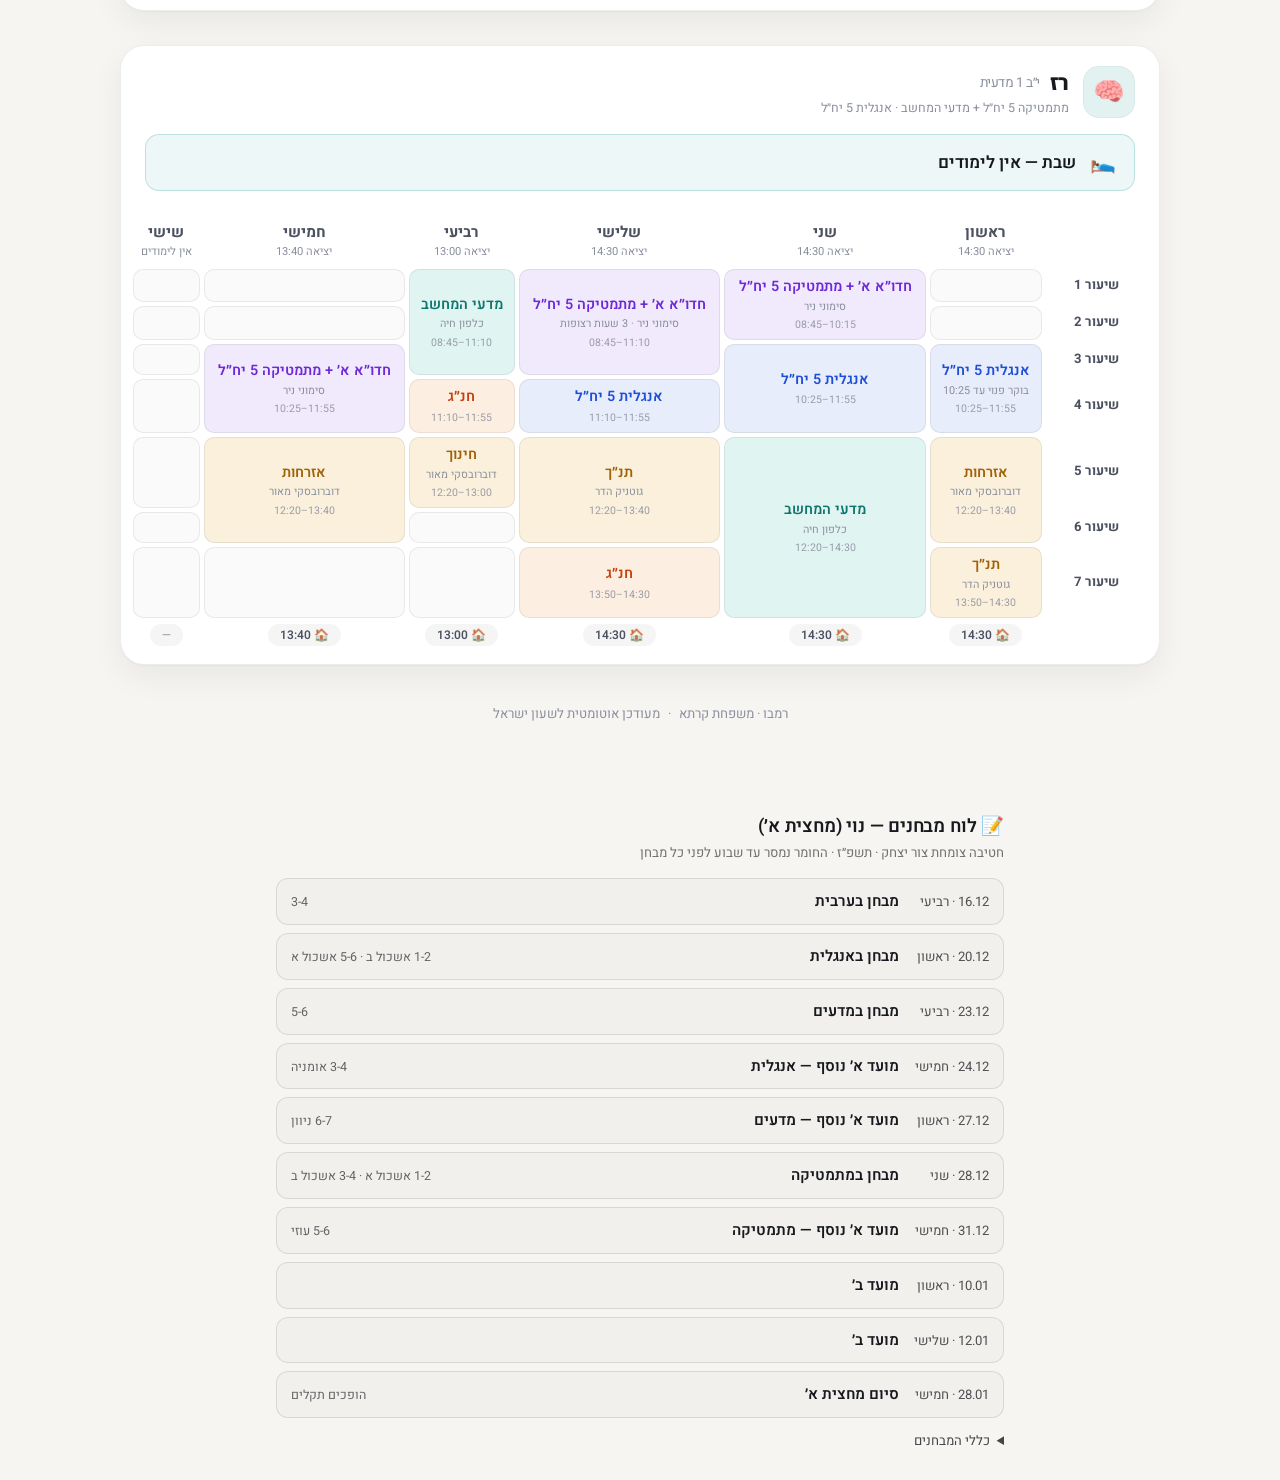
<file: school/index.html>
<!DOCTYPE html>
<html lang="he" dir="rtl">
<head>
<meta charset="UTF-8">
<meta name="viewport" content="width=device-width, initial-scale=1.0">
<title>לוח הלימודים — משפחת קרתא</title>
<meta name="description" content="מערכת שעות חיה של הילדים — מה לומדים עכשיו ומה השיעור הבא.">
<link rel="icon" href="data:image/svg+xml,<svg xmlns='http://www.w3.org/2000/svg' viewBox='0 0 100 100'><text y='.9em' font-size='90'>🏫</text></svg>">
<link rel="preconnect" href="https://fonts.googleapis.com">
<link rel="preconnect" href="https://fonts.gstatic.com" crossorigin>
<link href="https://fonts.googleapis.com/css2?family=Heebo:wght@300;400;500;600;700;800;900&display=swap" rel="stylesheet">
<link rel="stylesheet" href="styles.css?v=3">
</head>
<body>

<div class="page">

  <header class="hero">
    <a class="back-home" href="/karta/">← הבית</a>
    <div class="hero-badge">משפחת קרתא</div>
    <h1>לוח הלימודים</h1>
    <p class="subtitle">מה לומדים עכשיו — ומה השיעור הבא</p>
    <div class="clock" id="clock" aria-live="off">
      <span id="clock-time">--:--</span>
      <span id="clock-date" class="clock-date"></span>
    </div>
  </header>

  <main id="kids"></main>

  <footer class="site-footer">
    <span>רמבו · משפחת קרתא</span>
    <span class="footer-dot">·</span>
    <span id="footer-note">מעודכן אוטומטית לשעון ישראל</span>
  </footer>

</div>

<script src="data.js?v=3"></script>
<script src="app.js?v=3"></script>

<style>
  #exam-wrap{max-width:760px;margin:28px auto;padding:0 16px;direction:rtl;font-family:inherit}
  #exam-wrap h2{font-size:1.15rem;font-weight:600;letter-spacing:-.01em;margin:0 0 4px}
  #exam-wrap .sub{font-size:.82rem;opacity:.6;margin:0 0 14px}
  #exam-wrap ul{list-style:none;margin:0;padding:0}
  #exam-wrap li{display:flex;gap:12px;align-items:baseline;padding:11px 14px;border:1px solid rgba(128,128,128,.22);border-radius:12px;margin-bottom:8px;background:rgba(128,128,128,.04)}
  #exam-wrap li.soon{border-color:rgba(220,150,60,.55);background:rgba(220,150,60,.08)}
  #exam-wrap .d{min-width:78px;font-variant-numeric:tabular-nums;font-size:.82rem;opacity:.75}
  #exam-wrap .s{font-weight:600;font-size:.95rem}
  #exam-wrap .n{font-size:.78rem;opacity:.65;margin-inline-start:auto;text-align:left}
  #exam-wrap details{margin-top:14px;font-size:.82rem;opacity:.8}
  #exam-wrap details li{display:block;border:0;padding:3px 0;margin:0;background:none}
</style>
<section id="exam-wrap">
  <h2>📝 לוח מבחנים — נוי (מחצית א׳)</h2>
  <p class="sub">חטיבה צומחת צור יצחק · תשפ״ז · החומר נמסר עד שבוע לפני כל מבחן</p>
  <ul id="exam-list"></ul>
  <details><summary>כללי המבחנים</summary><ul id="exam-rules"></ul></details>
</section>
<script>
(function(){
  var tries=0;
  function render(){
    var E=(typeof EXAMS!=='undefined')?EXAMS:null;
    if(!E){ if(++tries<30) setTimeout(render,250); return; }
    var today=new Date().toISOString().slice(0,10), out=[];
    E.slice().sort(function(a,b){return a.date<b.date?-1:1}).forEach(function(e){
      if(e.date<today) return;
      var dx=(new Date(e.date+'T00:00:00')-new Date(today+'T00:00:00'))/864e5;
      out.push('<li class="'+(dx<=7?'soon':'')+'"><span class="d">'+e.date.slice(8)+'.'+e.date.slice(5,7)+' · '+e.day+'</span><span class="s">'+e.subject+'</span>'+(e.note?'<span class="n">'+e.note+'</span>':'')+'</li>');
    });
    document.getElementById('exam-list').innerHTML=out.join('')||'<li>אין מבחנים מתוכננים</li>';
    var R=(typeof EXAM_RULES!=='undefined')?EXAM_RULES:[];
    document.getElementById('exam-rules').innerHTML=R.map(function(r){return '<li>• '+r+'</li>'}).join('');
  }
  render();
})();
</script>

</body>
</html>
</file>
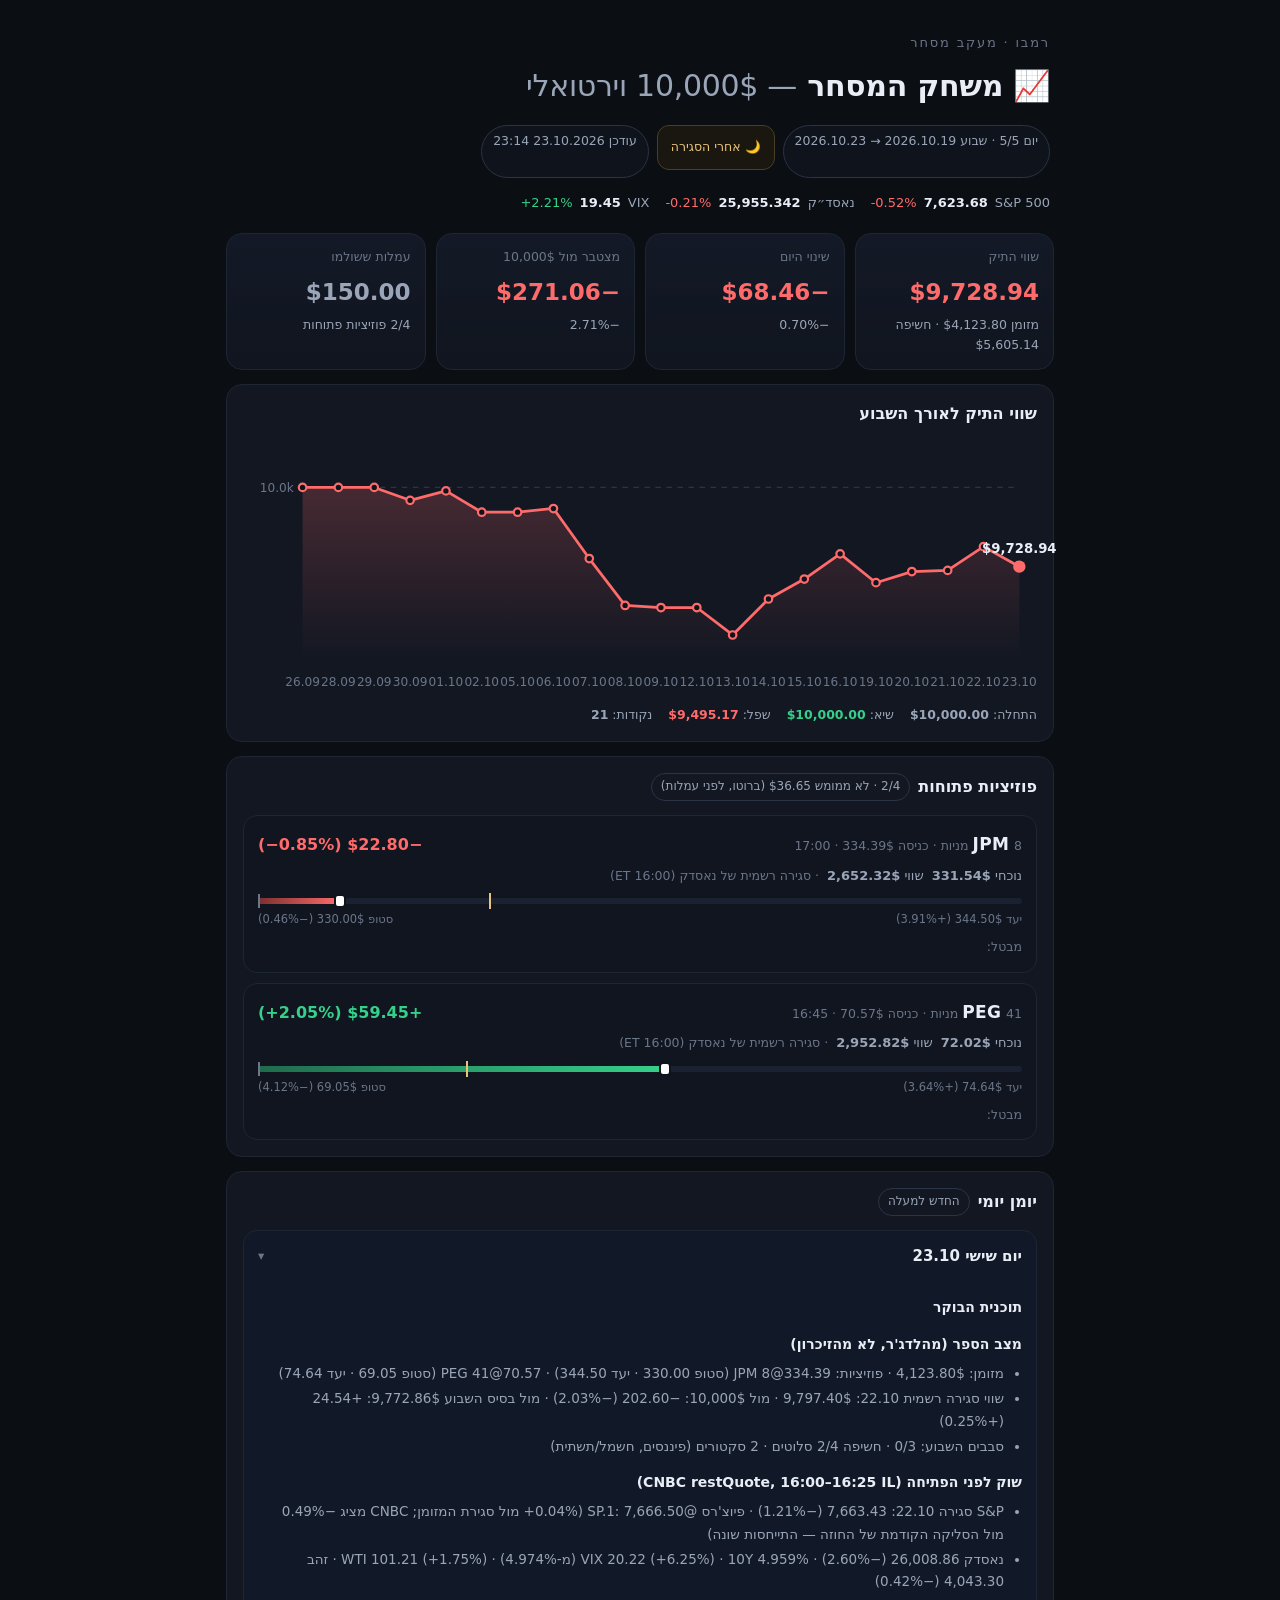
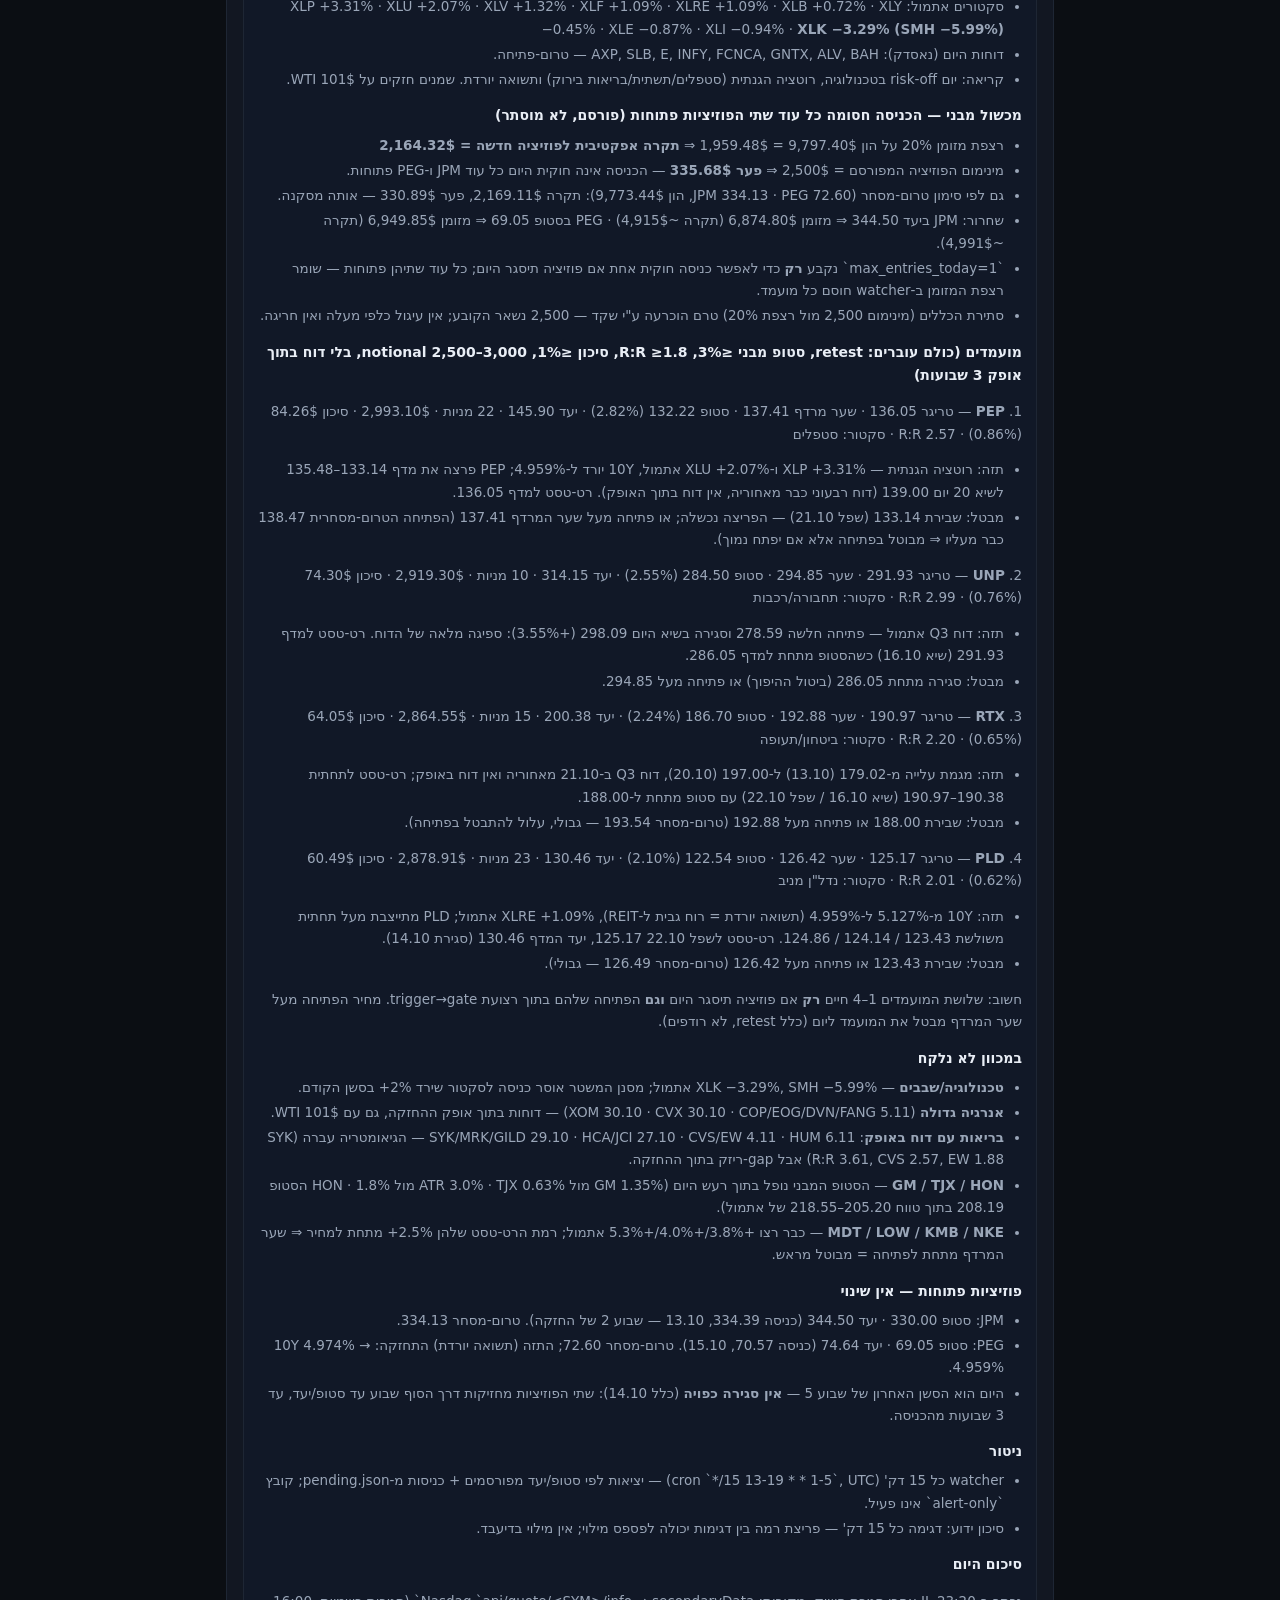
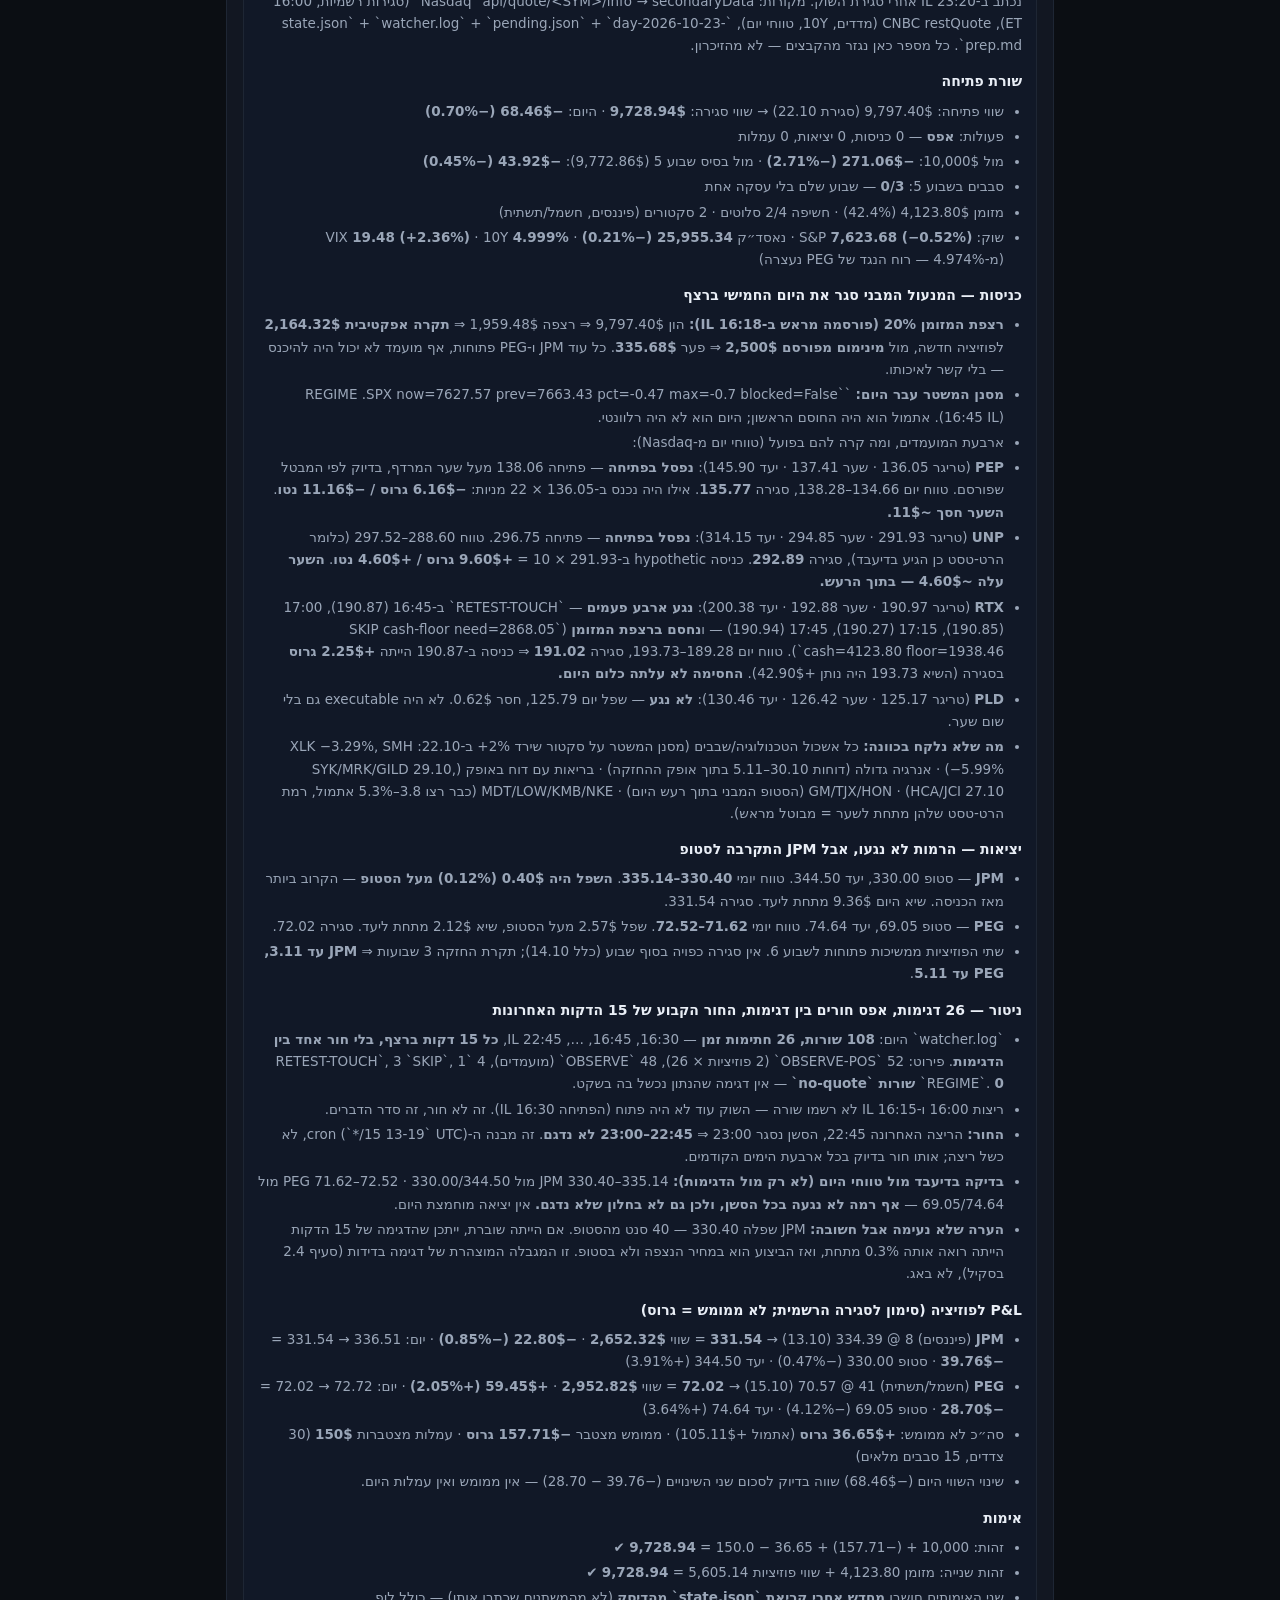
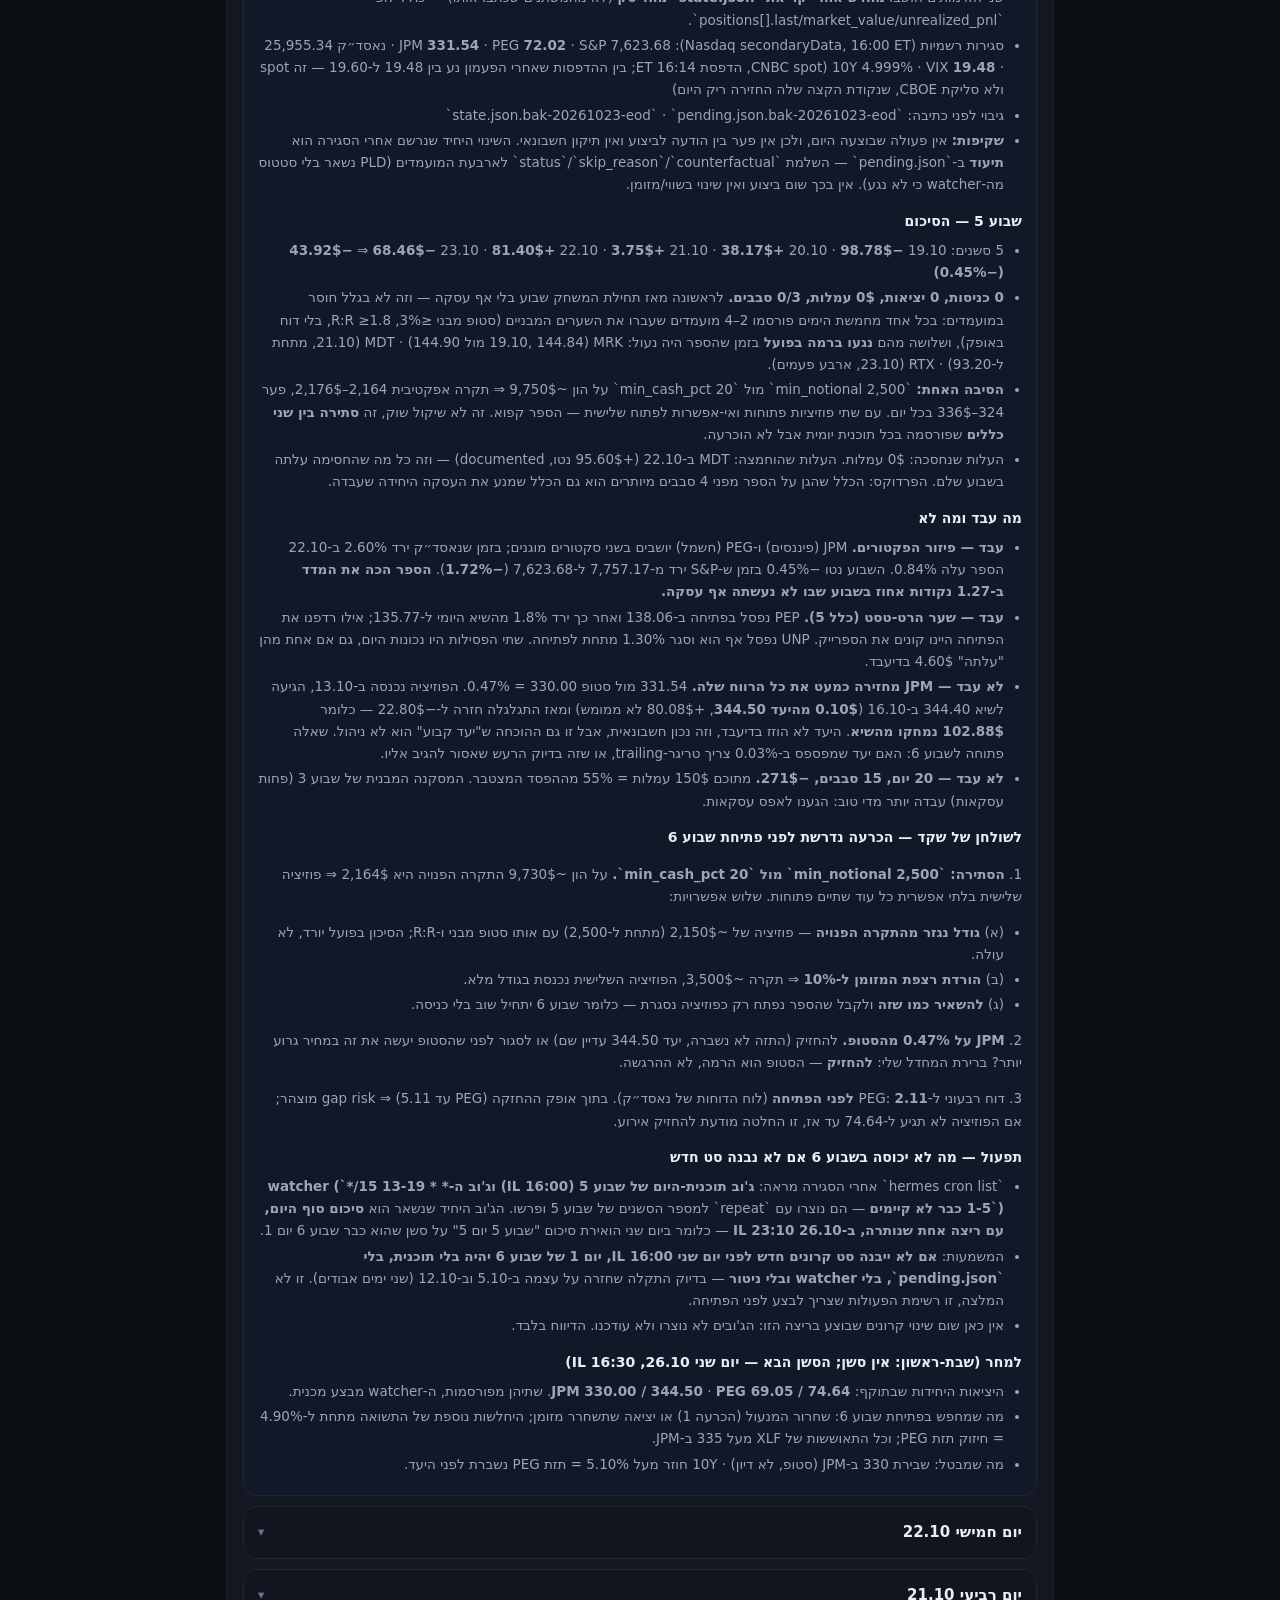
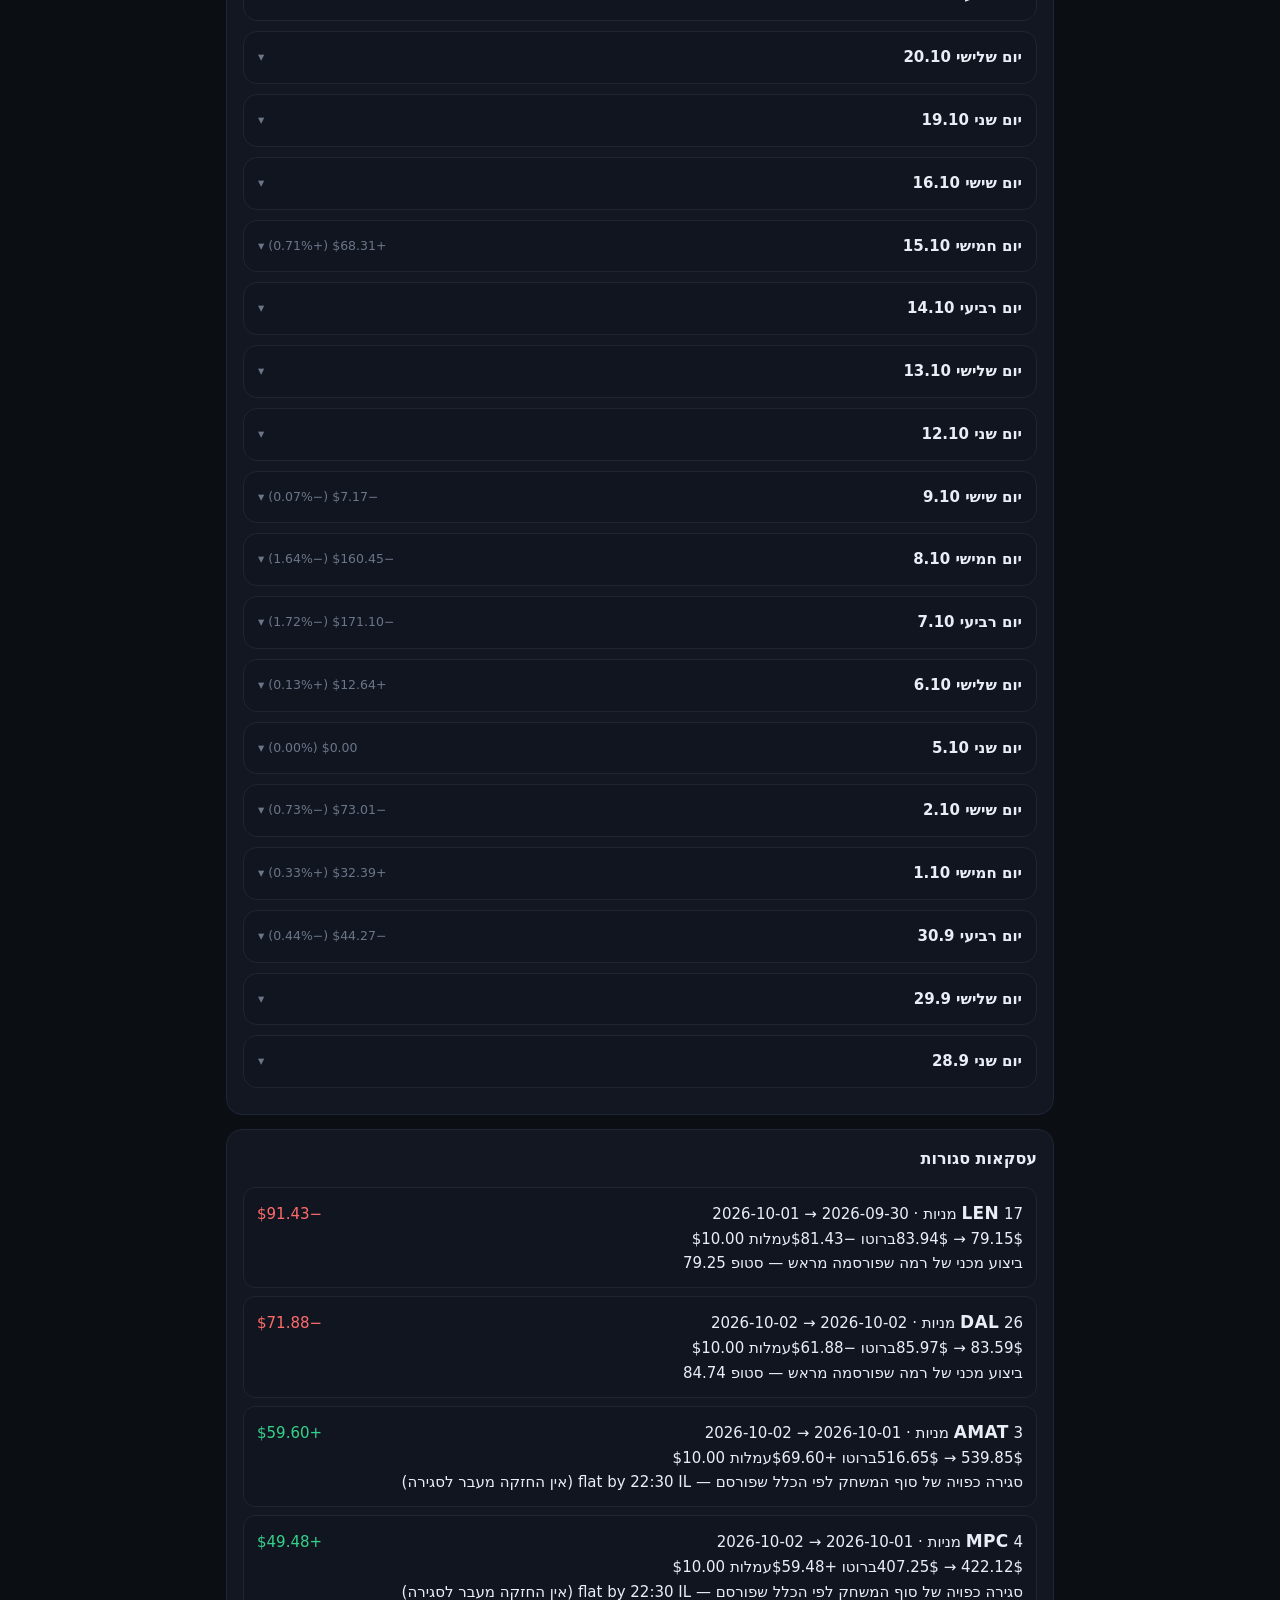
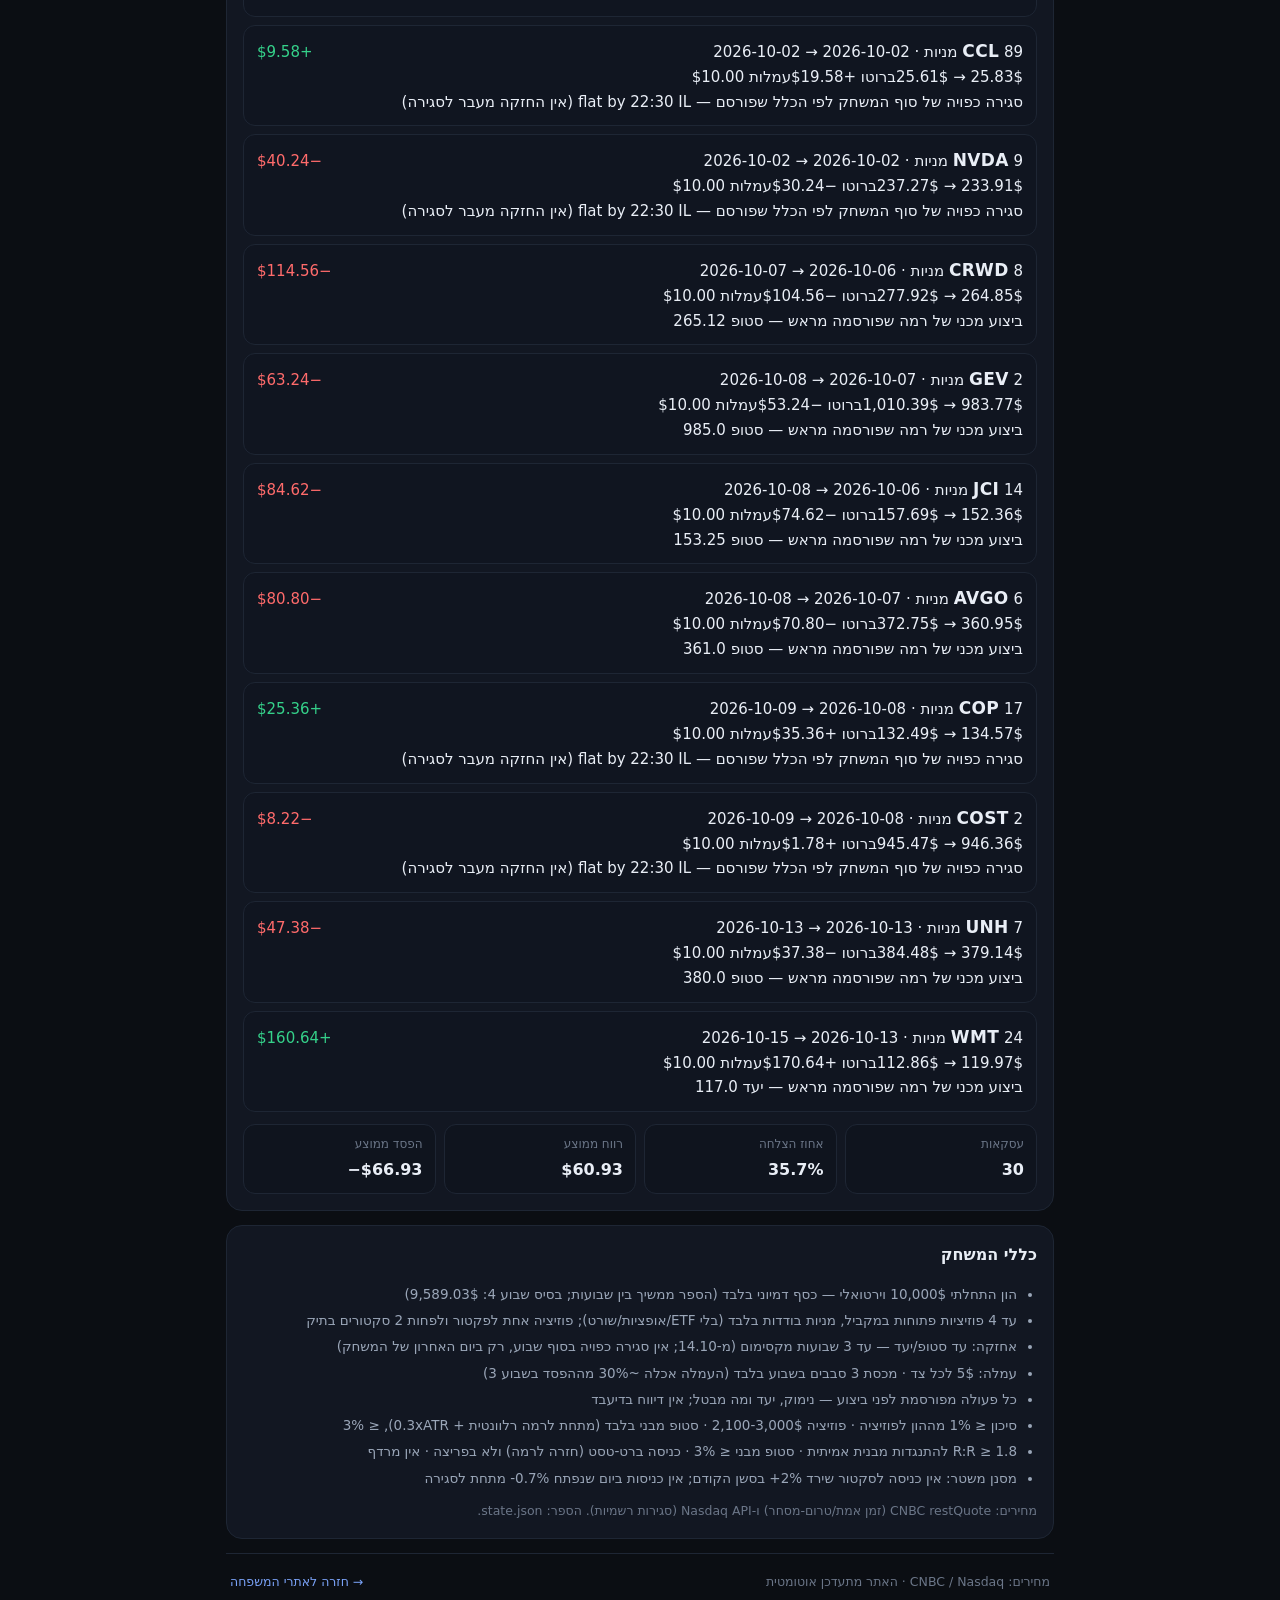
<file: trade/index.html>
<!DOCTYPE html>
<html lang="he" dir="rtl">
<head>
<meta charset="UTF-8">
<meta name="viewport" content="width=device-width, initial-scale=1.0">
<title>📈 משחק המסחר — 10,000$ וירטואלי</title>
<meta name="description" content="מעקב חי אחרי משחק המסחר הווירטואלי: פוזיציות, רווח והפסד, יומן פעולות יומי.">
<style>
:root{
  --bg:#0b0e13; --bg2:#0f131a; --card:#121722; --line:#1e2634; --line2:#2a3446;
  --tx:#e9eef6; --tx2:#9aa6b8; --tx3:#6b7688;
  --up:#35d18a; --down:#ff6b6b; --acc:#7aa2f7; --gold:#e8c37a;
  --r:16px;
}
*{box-sizing:border-box}
html,body{margin:0;padding:0}
body{
  background:radial-gradient(1100px 600px at 50% -10%,#141b27 0%,var(--bg) 60%) no-repeat,var(--bg);
  color:var(--tx);
  font:15px/1.65 "Assistant","Rubik",-apple-system,BlinkMacSystemFont,"Segoe UI",system-ui,sans-serif;
  -webkit-font-smoothing:antialiased;
}
.num{font-variant-numeric:tabular-nums;font-feature-settings:"tnum" 1;direction:ltr;display:inline-block}
.wrap{max-width:860px;margin:0 auto;padding:22px 16px 56px}
a{color:var(--acc);text-decoration:none}
a:hover{text-decoration:underline}

/* ---------- hero ---------- */
.hero{padding:10px 4px 20px}
.brand{font-size:13px;letter-spacing:.14em;color:var(--tx3);text-transform:uppercase}
h1{font-size:clamp(22px,5.4vw,30px);margin:8px 0 14px;font-weight:700;letter-spacing:-.01em}
h1 .dim{color:var(--tx2);font-weight:500}
.chips{display:flex;flex-wrap:wrap;gap:8px;margin-bottom:14px}
.chip{font-size:12.5px;padding:5px 11px;border:1px solid var(--line2);border-radius:999px;color:var(--tx2);background:#0e131c}
.chip.live{color:var(--up);border-color:#1f4a38;background:#0d1b17}
.chip.closed{color:var(--gold);border-color:#4a3f22;background:#1a1610}
.tape{display:flex;gap:16px;flex-wrap:wrap;font-size:13px;color:var(--tx2)}
.tape .t{display:flex;gap:7px;align-items:baseline}
.tape .v{color:var(--tx);font-weight:600}

/* ---------- kpis ---------- */
.kpis{display:grid;grid-template-columns:repeat(2,1fr);gap:10px;margin-bottom:14px}
@media(min-width:640px){.kpis{grid-template-columns:repeat(4,1fr)}}
.kpi{background:linear-gradient(180deg,#131926,#10151f);border:1px solid var(--line);border-radius:var(--r);padding:13px 14px}
.kpi .k{font-size:12.5px;color:var(--tx3);margin-bottom:6px}
.kpi .v{font-size:clamp(19px,4.6vw,23px);font-weight:700}
.kpi .s{font-size:12.5px;color:var(--tx2);margin-top:3px}
.up{color:var(--up)} .down{color:var(--down)} .flat{color:var(--tx2)}

/* ---------- cards ---------- */
.card{background:var(--card);border:1px solid var(--line);border-radius:var(--r);padding:16px;margin-bottom:14px}
.card>h2{font-size:16px;margin:0 0 14px;font-weight:700;display:flex;align-items:center;gap:8px}
.pill{font-size:12px;font-weight:500;color:var(--tx2);border:1px solid var(--line2);border-radius:999px;padding:3px 9px}
.meta{font-size:12.5px;color:var(--tx3);margin:12px 0 0}

/* ---------- chart ---------- */
.chart{direction:ltr;width:100%}
.chart svg{display:block;width:100%;height:auto;overflow:visible}
.chart-foot{display:flex;gap:16px;flex-wrap:wrap;font-size:12.5px;color:var(--tx2);margin-top:10px}

/* ---------- positions ---------- */
.pos{border:1px solid var(--line);border-radius:14px;padding:14px;margin-bottom:10px;background:#101520}
.pos:last-child{margin-bottom:0}
.pos .row1{display:flex;justify-content:space-between;align-items:baseline;gap:10px;flex-wrap:wrap}
.sym{font-weight:700;font-size:17px;letter-spacing:.02em;direction:ltr}
.pos .sh{font-size:12.5px;color:var(--tx3)}
.pos .pnl{font-weight:700;font-size:16px}
.pos .prices{font-size:13px;color:var(--tx2);margin:6px 0 2px;display:flex;gap:8px;flex-wrap:wrap;align-items:baseline}
.pos .thesis{font-size:13px;color:var(--tx2);margin-top:8px}
.pos .exitrule{font-size:12.5px;color:var(--tx3);margin-top:4px}
.bar{direction:ltr;margin-top:12px}
.track{position:relative;height:6px;border-radius:6px;background:#1a2130;overflow:visible}
.fill{position:absolute;inset:0 auto 0 0;height:6px;border-radius:6px;background:linear-gradient(90deg,#26405f,#3d6da8)}
.fill.up{background:linear-gradient(90deg,#1f6b4c,#35d18a)}
.fill.down{background:linear-gradient(90deg,#7a2f2f,#ff6b6b)}
.mark{position:absolute;top:-4px;width:2px;height:14px;background:var(--tx3)}
.mark.entry{background:var(--gold);height:16px;top:-5px}
.dot{position:absolute;top:-4px;width:12px;height:14px;border-radius:4px;background:#fff;border:2px solid var(--bg2);transform:translateX(-5px)}
.barlab{display:flex;justify-content:space-between;font-size:11.5px;color:var(--tx3);margin-top:6px}

/* ---------- journal ---------- */
details.day{border:1px solid var(--line);border-radius:14px;background:#101520;margin-bottom:10px;overflow:hidden}
details.day[open]{background:#111827}
details.day>summary{cursor:pointer;padding:13px 14px;display:flex;justify-content:space-between;align-items:center;gap:10px;list-style:none;font-weight:600}
details.day>summary::-webkit-details-marker{display:none}
details.day>summary .chev{transition:transform .22s cubic-bezier(.22,1,.36,1);color:var(--tx3)}
details.day[open]>summary .chev{transform:rotate(-90deg)}
.sum-d{font-size:12.5px;color:var(--tx3);font-weight:500}
.day .body{padding:0 14px 14px;font-size:13.5px;color:var(--tx2)}
.day .body h3{font-size:14px;color:var(--tx);margin:14px 0 6px}
.day .body h4{font-size:13.5px;color:var(--tx);margin:12px 0 4px}
.day .body ul{margin:6px 0;padding-inline-start:18px}
.day .body li{margin:3px 0}
.act{display:flex;gap:9px;align-items:baseline;flex-wrap:wrap;padding:8px 10px;border-radius:10px;background:#0d1320;border:1px solid var(--line);margin:8px 0}
.act .side{font-size:11.5px;padding:2px 8px;border-radius:999px;border:1px solid #1f4a38;color:var(--up);background:#0d1b17}
.act .side.sell{color:var(--down);border-color:#4a2222;background:#1b0f0f}
pre.md{white-space:pre-wrap;font:inherit;margin:0}

/* ---------- closed + stats ---------- */
.closed{border:1px solid var(--line);border-radius:12px;padding:11px 13px;margin-bottom:8px;background:#101520}
.closed .r{display:flex;justify-content:space-between;gap:10px;flex-wrap:wrap;align-items:baseline}
.stats{display:grid;grid-template-columns:repeat(2,1fr);gap:8px;margin-top:12px}
@media(min-width:640px){.stats{grid-template-columns:repeat(4,1fr)}}
.stat{border:1px solid var(--line);border-radius:12px;padding:10px 12px;background:#0f141e}
.stat .k{font-size:12px;color:var(--tx3)}
.stat .v{font-weight:700;font-size:16px;margin-top:2px}
.empty{color:var(--tx3);font-size:13.5px;padding:10px 2px}
.rules ul{margin:0;padding-inline-start:20px;color:var(--tx2);font-size:13.5px}
.rules li{margin:4px 0}
footer{display:flex;justify-content:space-between;gap:12px;flex-wrap:wrap;align-items:center;color:var(--tx3);font-size:12.5px;padding:18px 4px 0;border-top:1px solid var(--line);margin-top:6px}
.fade{animation:fi .5s cubic-bezier(.22,1,.36,1) both}
@keyframes fi{from{opacity:0;transform:translateY(6px)}to{opacity:1;transform:none}}
@media(prefers-reduced-motion:reduce){*{animation:none!important;transition:none!important}}
</style>
</head>
<body>
<div class="wrap">

  <header class="hero">
    <div class="brand">רמבו · מעקב מסחר</div>
    <h1>📈 משחק המסחר <span class="dim">— 10,000$ וירטואלי</span></h1>
    <div class="chips">
      <span class="chip" id="daychip">—</span>
      <span class="chip" id="mktchip">—</span>
      <span class="chip" id="updchip">—</span>
    </div>
    <div class="tape" id="tape"></div>
  </header>

  <section class="kpis" id="kpis"></section>

  <section class="card">
    <h2>שווי התיק לאורך השבוע</h2>
    <div class="chart" id="chart"></div>
    <div class="chart-foot" id="chartfoot"></div>
  </section>

  <section class="card">
    <h2>פוזיציות פתוחות <span class="pill" id="pospill">—</span></h2>
    <div id="positions"></div>
  </section>

  <section class="card">
    <h2>יומן יומי <span class="pill">החדש למעלה</span></h2>
    <div id="journal"></div>
  </section>

  <section class="card">
    <h2>עסקאות סגורות</h2>
    <div id="closed"></div>
    <div class="stats" id="stats"></div>
  </section>

  <section class="card rules">
    <h2>כללי המשחק</h2>
    <ul id="rules"></ul>
    <p class="meta" id="srcnote"></p>
  </section>

  <footer>
    <span>מחירים: CNBC / Nasdaq · האתר מתעדכן אוטומטית</span>
    <span><a href="../">→ חזרה לאתרי המשפחה</a></span>
  </footer>
</div>

<script>
const shekel = n => (n < 0 ? '−' : '') + '$' + Math.abs(n).toLocaleString('en-US',{minimumFractionDigits:2,maximumFractionDigits:2});
const pct = n => (n > 0 ? '+' : n < 0 ? '−' : '') + Math.abs(n).toFixed(2) + '%';
const cls = n => n > 0 ? 'up' : n < 0 ? 'down' : 'flat';
const n2 = n => Number(n).toLocaleString('en-US',{minimumFractionDigits:2,maximumFractionDigits:2});
const esc = s => String(s).replace(/[&<>]/g, c => ({'&':'&amp;','<':'&lt;','>':'&gt;'}[c]));

function render(d){
  const m = d.meta, k = d.kpis;
  document.getElementById('daychip').textContent = `יום ${m.day_index}/${m.total_days} · שבוע ${m.week.replace(/-/g,'.')}`;
  const mc = document.getElementById('mktchip');
  const open = ['REG_MKT','PRE_MKT','POST_MKT'].includes(m.market_status);
  mc.textContent = m.market_status === 'REG_MKT' ? '🟢 השוק פתוח'
    : m.market_status === 'PRE_MKT' ? '🌅 טרום-מסחר'
    : m.market_status === 'POST_MKT' ? '🌙 אחרי הסגירה' : '⏸ השוק סגור';
  mc.className = 'chip ' + (m.market_status === 'REG_MKT' ? 'live' : 'closed');
  document.getElementById('updchip').textContent = 'עודכן ' + m.updated_il;

  const idx = m.indices || {};
  document.getElementById('tape').innerHTML = [['S&P 500',idx['.SPX']],['נאסד״ק',idx['.IXIC']],['VIX',idx['.VIX']]]
    .filter(([,v]) => v && v.last)
    .map(([n,v]) => `<span class="t"><span>${n}</span><span class="v num">${v.last}</span><span class="${cls(parseFloat(String(v.chg)))} num">${v.chg||''}</span></span>`).join('');

  document.getElementById('kpis').innerHTML = [
    ['שווי התיק', shekel(k.equity), `מזומן ${shekel(k.cash)} · חשיפה ${shekel(k.exposure)}`, cls(k.total_pnl)],
    ['שינוי היום', (k.day_pnl>0?'+':'') + shekel(k.day_pnl), pct(k.day_pct), cls(k.day_pnl)],
    ['מצטבר מול 10,000$', (k.total_pnl>0?'+':'') + shekel(k.total_pnl), pct(k.total_pct), cls(k.total_pnl)],
    ['עמלות ששולמו', shekel(k.fees), `${k.open_count}/${k.max_positions} פוזיציות פתוחות`, 'flat']
  ].map(([t,v,s,cl]) => `<div class="kpi fade"><div class="k">${t}</div><div class="v ${cl}">${v}</div><div class="s">${s}</div></div>`).join('');

  chart(d.curve, m.start_equity);

  const pos = d.positions || [];
  document.getElementById('pospill').textContent = `${pos.length}/${k.max_positions} · לא ממומש ${shekel(k.unrealized)} (ברוטו, לפני עמלות)`;
  document.getElementById('positions').innerHTML = pos.length ? pos.map(p => `
    <div class="pos fade">
      <div class="row1">
        <div><span class="sym">${esc(p.symbol)}</span> <span class="sh">${p.shares} מניות · כניסה ${n2(p.entry)}$ · ${esc(p.entry_il)}</span></div>
        <div class="pnl ${cls(p.unreal)}">${(p.unreal>0?'+':'') + shekel(p.unreal)} <span class="num">(${pct(p.unreal_pct)})</span></div>
      </div>
      <div class="prices"><span>נוכחי <b class="num">${n2(p.last)}$</b></span><span>שווי <b class="num">${n2(p.market_value)}$</b></span><span class="sum-d">· ${esc(p.price_source)}</span></div>
      <div class="bar">
        <div class="track">
          <div class="fill ${cls(p.unreal)}" style="width:${(p.progress*100).toFixed(1)}%"></div>
          <div class="mark" style="left:0"></div>
          <div class="mark entry" style="left:${(p.entry_progress*100).toFixed(1)}%"></div>
          <div class="dot" style="left:${(p.progress*100).toFixed(1)}%"></div>
        </div>
        <div class="barlab"><span>סטופ ${n2(p.stop)}$ (${pct(p.stop_pct)})</span><span>יעד ${n2(p.target)}$ (+${Math.abs(p.target_pct).toFixed(2)}%)</span></div>
      </div>
      <div class="thesis">${esc(p.thesis)}</div>
      <div class="exitrule">מבטל: ${esc(p.exit_rule)}</div>
    </div>`).join('') : '<div class="empty">אין פוזיציות פתוחות כרגע — כל ההון במזומן.</div>';

  const j = d.journal || [];
  document.getElementById('journal').innerHTML = j.length ? j.map((e,i) => `
    <details class="day"${i===0?' open':''}>
      <summary>
        <span>${esc(e.label)}</span>
        <span class="sum-d">${e.day_pnl!==undefined ? `${e.day_pnl>0?'+':''}${shekel(e.day_pnl)} (${pct(e.day_pct||0)})` : ''} <span class="chev">▾</span></span>
      </summary>
      <div class="body">
        ${(e.actions||[]).map(a => `<div class="act"><span class="side${a.side==='SELL'?' sell':''}">${a.side==='BUY'?'קנייה':'מכירה'}</span>
          <b class="sym">${esc(a.symbol)}</b><span class="num">${a.shares} @ ${n2(a.price)}$ = ${n2(a.notional||a.shares*a.price)}$ + ${shekel(a.fee)} עמלה</span><span class="sum-d">${esc(a.time_il)}</span></div>`).join('')}
        ${e.prep_html ? `<h3>תוכנית הבוקר</h3>${e.prep_html}` : ''}
        ${e.summary_html ? `<h3>סיכום היום</h3>${e.summary_html}` : ''}
      </div>
    </details>`).join('') : '<div class="empty">היומן ייבנה בסיום יום המסחר הראשון.</div>';

  const c = d.closed || [];
  document.getElementById('closed').innerHTML = c.length ? c.map(t => `
    <div class="closed fade">
      <div class="r"><span><b class="sym">${esc(t.symbol)}</b> <span class="sh">${t.shares} מניות · ${esc(t.open_il)} → ${esc(t.close_il)}</span></span>
      <span class="pnl ${cls(t.net)}">${t.net>0?'+':''}${shekel(t.net)}</span></div>
      <div class="prices"><span class="num">${n2(t.entry)}$ → ${n2(t.exit)}$</span><span>ברוטו ${t.gross>0?'+':''}${shekel(t.gross)}</span><span>עמלות ${shekel(t.fees)}</span></div>
      ${t.reason?`<div class="thesis">${esc(t.reason)}</div>`:''}
    </div>`).join('') : '<div class="empty">עוד אין עסקאות סגורות.</div>';

  const s = d.stats;
  document.getElementById('stats').innerHTML = [
    ['עסקאות', s.total_trades], ['אחוז הצלחה', s.win_rate===null?'—':s.win_rate+'%'],
    ['רווח ממוצע', s.avg_win===null?'—':shekel(s.avg_win)], ['הפסד ממוצע', s.avg_loss===null?'—':shekel(s.avg_loss)],
  ].map(([t,v]) => `<div class="stat"><div class="k">${t}</div><div class="v num">${v}</div></div>`).join('');

  document.getElementById('rules').innerHTML = d.rules.map(r => `<li>${esc(r)}</li>`).join('');
  document.getElementById('srcnote').textContent = d.source_note;
}

function chart(pts, start){
  const host = document.getElementById('chart'), foot = document.getElementById('chartfoot');
  if(!pts || pts.length < 1){ host.innerHTML = '<div class="empty">הגרף ייבנה אחרי יום המסחר הראשון.</div>'; foot.innerHTML=''; return; }
  if(pts.length === 1){   /* first day: baseline + the single live point */
    const p = pts[0], span = Math.max(Math.abs(p.equity - start) * 6, 40);
    const W=720,H=230,PL=54,PR=16,PT=18,PB=30, y0=start-span, y1=start+span;
    const Y = v => PT+(H-PT-PB)*(1-(v-y0)/(y1-y0));
    const col = p.equity >= start ? 'var(--up)' : 'var(--down)';
    host.innerHTML = `<svg viewBox="0 0 ${W} ${H}" role="img" aria-label="גרף שווי התיק">
      <line x1="${PL}" y1="${Y(start)}" x2="${W-PR}" y2="${Y(start)}" stroke="#2a3446" stroke-dasharray="5 5"/>
      <text x="${PL-8}" y="${Y(start)+4}" fill="#6b7688" font-size="11" text-anchor="end">${(start/1000).toFixed(1)}k</text>
      <line x1="${PL}" y1="${Y(p.equity)}" x2="${W-PR}" y2="${Y(p.equity)}" stroke="${col}" stroke-width="2.5" stroke-linecap="round" opacity=".55"/>
      <circle cx="${(W+PL-PR)/2}" cy="${Y(p.equity)}" r="6" fill="${col}"/>
      <text x="${(W+PL-PR)/2}" y="${Y(p.equity)-14}" fill="#e9eef6" font-size="13" font-weight="700" text-anchor="middle">${shekel(p.equity)}</text>
      <text x="${(W+PL-PR)/2}" y="${H-8}" fill="#6b7688" font-size="11" text-anchor="middle">${esc(p.d)} — יום ראשון</text>
    </svg>`;
    foot.innerHTML = `<span>התחלה: <b class="num">${shekel(start)}</b></span><span>עדכון חי: <b class="num ${p.equity>=start?'up':'down'}">${shekel(p.equity)}</b></span>`;
    return;
  }
  const W=720,H=230,PL=54,PR=16,PT=18,PB=30;
  const vals = pts.map(p=>p.equity), lo=Math.min(...vals,start), hi=Math.max(...vals,start);
  const pad=(hi-lo)*0.18||20, y0=lo-pad, y1=hi+pad;
  const X=i=>PL+(W-PL-PR)*(i/(pts.length-1)), Y=v=>PT+(H-PT-PB)*(1-(v-y0)/(y1-y0));
  const line = pts.map((p,i)=>`${i?'L':'M'}${X(i).toFixed(1)},${Y(p.equity).toFixed(1)}`).join(' ');
  const area = `${line} L${X(pts.length-1).toFixed(1)},${H-PB} L${X(0).toFixed(1)},${H-PB} Z`;
  const up = vals[vals.length-1] >= start;
  const col = up ? 'var(--up)' : 'var(--down)';
  const yBase = Y(start);
  const last = pts[pts.length-1];
  host.innerHTML = `
  <svg viewBox="0 0 ${W} ${H}" preserveAspectRatio="xMidYMid meet" role="img" aria-label="גרף שווי התיק">
    <defs><linearGradient id="g" x1="0" y1="0" x2="0" y2="1">
      <stop offset="0%" stop-color="${up?'#35d18a':'#ff6b6b'}" stop-opacity=".22"/>
      <stop offset="100%" stop-color="${up?'#35d18a':'#ff6b6b'}" stop-opacity="0"/></linearGradient></defs>
    <line x1="${PL}" y1="${yBase}" x2="${W-PR}" y2="${yBase}" stroke="#2a3446" stroke-dasharray="5 5"/>
    <text x="${PL-8}" y="${yBase+4}" fill="#6b7688" font-size="11" text-anchor="end">${(start/1000).toFixed(1)}k</text>
    <path d="${area}" fill="url(#g)"/>
    <path d="${line}" fill="none" stroke="${col}" stroke-width="2.5" stroke-linecap="round" stroke-linejoin="round"/>
    ${pts.slice(0,-1).map((p,i)=>`<circle cx="${X(i)}" cy="${Y(p.equity)}" r="3.4" fill="#0f131a" stroke="${col}" stroke-width="2"/>`).join('')}
    <circle cx="${X(pts.length-1)}" cy="${Y(last.equity)}" r="5.6" fill="${col}"/>
    <text x="${X(pts.length-1)}" y="${Y(last.equity)-12}" fill="#e9eef6" font-size="12" font-weight="700" text-anchor="${pts.length>3?'middle':'end'}">${shekel(last.equity)}</text>
    ${pts.map((p,i)=>`<text x="${X(i)}" y="${H-8}" fill="#6b7688" font-size="11" text-anchor="middle">${esc(p.d)}</text>`).join('')}
  </svg>`;
  const best = Math.max(...vals), worst = Math.min(...vals);
  foot.innerHTML = `<span>התחלה: <b class="num">${shekel(start)}</b></span>
    <span>שיא: <b class="num up">${shekel(best)}</b></span>
    <span>שפל: <b class="num down">${shekel(worst)}</b></span>
    <span>נקודות: <b class="num">${pts.length}</b></span>`;
}

async function load(){
  try{
    const r = await fetch('data.json', {cache:'no-store'});
    if(!r.ok) throw new Error(r.status);
    const d = await r.json();
    render(d);
    if(d.meta.market_open) setTimeout(load, 5*60*1000);
  }catch(e){
    document.getElementById('kpis').innerHTML = `<div class="kpi"><div class="k">אין נתונים</div><div class="s">data.json לא נטען (${esc(e.message)})</div></div>`;
  }
}
load();
</script>
</body>
</html>
</file>
<file: school/styles.css>
/* ── לוח הלימודים המשפחתי · עיצוב ──────────────────────────────
   שפת עיצוב: Emil Kowalski — easing מותאם, אנימציות עדינות,
   soft shadows, בלי AI-slop. */

:root {
  --ease-out: cubic-bezier(0.23, 1, 0.32, 1);
  --ease-in-out: cubic-bezier(0.77, 0, 0.175, 1);

  --bg: #f6f5f1;
  --card: #ffffff;
  --ink: #17191f;
  --ink-soft: #4b5160;
  --muted: #8a8f9c;
  --line: rgba(23, 25, 31, 0.08);
  --line-strong: rgba(23, 25, 31, 0.14);
  --hero-1: #274a9e;
  --hero-2: #0d9488;

  --ok: #16a34a;
  --break: #d97706;
  --radius: 18px;
  --shadow-card: 0 1px 2px rgba(23, 25, 31, 0.04), 0 12px 32px rgba(23, 25, 31, 0.06);
  --shadow-pop: 0 2px 4px rgba(23, 25, 31, 0.05), 0 24px 60px rgba(23, 25, 31, 0.12);
}

* { margin: 0; padding: 0; box-sizing: border-box; }

html { -webkit-text-size-adjust: 100%; }

body {
  font-family: 'Heebo', -apple-system, 'Segoe UI', sans-serif;
  background: var(--bg);
  background-image:
    radial-gradient(ellipse 70% 40% at 85% -5%, rgba(39, 74, 158, 0.07), transparent 60%),
    radial-gradient(ellipse 60% 35% at 10% 0%, rgba(13, 148, 136, 0.06), transparent 55%);
  color: var(--ink);
  min-height: 100dvh;
  line-height: 1.5;
}

.page { max-width: 1080px; margin: 0 auto; padding: 28px 20px 60px; }

/* ── Hero ── */
.hero { text-align: center; padding: 26px 0 34px; animation: rise 700ms var(--ease-out) both; }

.back-home {
  position: absolute; inset-inline-start: 20px; top: 28px;
  font-size: 0.85rem; color: var(--muted); text-decoration: none;
  padding: 6px 12px; border-radius: 999px;
  border: 1px solid var(--line);
  transition: transform 160ms var(--ease-out), color 200ms, border-color 200ms;
}
.back-home:hover { color: var(--ink); border-color: var(--line-strong); transform: translateY(-1px); }
.back-home:active { transform: scale(0.96); }

.hero-badge {
  display: inline-block; font-size: 0.78rem; font-weight: 600;
  color: var(--hero-2); letter-spacing: 0.02em;
  background: rgba(13, 148, 136, 0.08);
  border: 1px solid rgba(13, 148, 136, 0.2);
  padding: 4px 14px; border-radius: 999px; margin-bottom: 14px;
}

h1 {
  font-size: clamp(2.2rem, 6vw, 3.2rem);
  font-weight: 900; letter-spacing: -0.035em; line-height: 1.15;
  background: linear-gradient(120deg, var(--hero-1), var(--hero-2) 80%);
  -webkit-background-clip: text; background-clip: text;
  -webkit-text-fill-color: transparent;
}

.subtitle { color: var(--ink-soft); font-size: 1.05rem; font-weight: 300; margin-top: 6px; }

.clock {
  margin: 22px auto 0; display: inline-flex; align-items: baseline; gap: 10px;
  background: var(--card); border: 1px solid var(--line);
  border-radius: 999px; padding: 8px 22px;
  box-shadow: var(--shadow-card);
}
#clock-time {
  font-size: 1.5rem; font-weight: 700; font-variant-numeric: tabular-nums;
  letter-spacing: -0.01em; direction: ltr;
}
.clock-date { color: var(--muted); font-size: 0.9rem; }

/* ── כרטיס ילד ── */
.kid { margin-bottom: 34px; animation: rise 700ms var(--ease-out) both; }
.kid:nth-of-type(1) { animation-delay: 120ms; }
.kid:nth-of-type(2) { animation-delay: 240ms; }
.kid:nth-of-type(3) { animation-delay: 360ms; }

.kid-card {
  background: var(--card); border: 1px solid var(--line);
  border-radius: calc(var(--radius) + 6px);
  box-shadow: var(--shadow-card);
  overflow: hidden;
  transition: box-shadow 300ms var(--ease-out);
}
.kid-card:hover { box-shadow: var(--shadow-pop); }

.kid-head {
  display: flex; align-items: center; gap: 14px; flex-wrap: wrap;
  padding: 20px 24px 16px;
}
.kid-avatar {
  width: 52px; height: 52px; border-radius: 16px;
  display: grid; place-items: center; font-size: 1.6rem;
  background: var(--kid-bg, #e8edfb);
  flex-shrink: 0;
  box-shadow: inset 0 0 0 1px rgba(23,25,31,0.04);
}
.kid-title { flex: 1; min-width: 160px; }
.kid-title h2 { font-size: 1.35rem; font-weight: 800; letter-spacing: -0.02em; display: flex; align-items: center; gap: 10px; }
.kid-grade { color: var(--muted); font-size: 0.85rem; font-weight: 400; }
.kid-note { color: var(--muted); font-size: 0.78rem; }

/* פס סטטוס חי */
.now {
  margin: 0 24px 18px;
  border-radius: 14px; padding: 12px 18px;
  display: flex; align-items: center; gap: 14px; flex-wrap: wrap;
  background: var(--kid-now-bg, #f2f6ff);
  border: 1px solid var(--kid-now-line, rgba(39,74,158,0.18));
  min-height: 52px;
  transition: background 300ms var(--ease-out);
}
.now-icon { font-size: 1.3rem; flex-shrink: 0; animation: pop 400ms var(--ease-out) both; }
.now-main { font-size: 1.06rem; font-weight: 600; flex: 1; min-width: 200px; }
.now-main .now-subject { color: var(--kid-accent, var(--hero-1)); }
.now-meta { font-size: 0.85rem; color: var(--ink-soft); }
.dot {
  width: 9px; height: 9px; border-radius: 50%;
  background: var(--ok); display: inline-block; margin-inline-end: 6px;
}
.dot.pulse { animation: pulse 1.6s var(--ease-in-out) infinite; }

/* ── טבלה ── */
.table-wrap { overflow-x: auto; padding: 0 8px 8px; }
table { border-collapse: separate; border-spacing: 4px; width: 100%; min-width: 640px; }
th, td { text-align: center; vertical-align: middle; }

.period-th {
  font-size: 0.72rem; color: var(--muted); font-weight: 500;
  padding: 6px 4px; white-space: nowrap; min-width: 96px;
}
.period-th b { display: block; color: var(--ink-soft); font-size: 0.82rem; font-weight: 700; }

.day-head {
  font-weight: 700; font-size: 0.95rem; padding: 8px 6px 4px;
  color: var(--ink-soft); border-radius: 10px 10px 0 0;
}
.day-head .dsub { display: block; font-size: 0.7rem; font-weight: 400; color: var(--muted); }
.day-head.today { background: var(--kid-now-bg, #f2f6ff); color: var(--kid-accent, var(--hero-1)); }

td.cell, td.cell-empty {
  border-radius: 10px; font-size: 0.88rem; padding: 6px 8px;
  border: 1px solid var(--line);
}
td.cell {
  background: var(--c-bg, #fff); cursor: default;
  transition: transform 180ms var(--ease-out), box-shadow 200ms;
}
td.cell:hover { transform: translateY(-1px); box-shadow: 0 6px 16px rgba(23,25,31,0.08); }
td.cell .cls { font-weight: 600; color: var(--c, #17191f); font-size: 0.9rem; }
td.cell .csub { font-size: 0.68rem; color: var(--muted); margin-top: 1px; }
td.cell .ctime { display: block; font-size: 0.66rem; color: var(--muted); direction: ltr; margin-top: 2px; opacity: 0.85; }
td.cell-empty { background: rgba(23, 25, 31, 0.02); }

td.cell.now-cell {
  border-color: var(--kid-accent, var(--hero-1));
  box-shadow: 0 0 0 2px var(--kid-accent, var(--hero-1));
  background: #fff; position: relative; z-index: 1;
}
td.cell.now-cell .cls { color: var(--kid-accent, var(--hero-1)); }
td.cell.now-cell::before {
  content: "עכשיו"; position: absolute; top: -9px; inset-inline-start: 8px;
  font-size: 0.62rem; font-weight: 700; color: #fff;
  background: var(--kid-accent, var(--hero-1));
  padding: 1px 8px; border-radius: 999px;
}

/* שורת יציאה */
tr.exit-row td {
  border: none; padding: 2px 4px 6px; font-size: 0.78rem; color: var(--muted);
  border-radius: 0;
}
tr.exit-row td .exit-tag {
  display: inline-block; background: rgba(23,25,31,0.045);
  border-radius: 999px; padding: 2px 12px;
  font-size: 0.75rem;
}
tr.exit-row td .exit-tag b { color: var(--ink-soft); font-weight: 600; }
tr.exit-row td.done-today .exit-tag { background: rgba(22,163,74,0.1); }
tr.exit-row td.done-today .exit-tag b { color: var(--ok); }

/* ── Footer ── */
.site-footer {
  margin-top: 40px; text-align: center; color: var(--muted);
  font-size: 0.82rem; display: flex; justify-content: center; gap: 8px; flex-wrap: wrap;
}

/* ── אנימציות ── */
@keyframes rise { from { opacity: 0; transform: translateY(14px); } to { opacity: 1; transform: none; } }
@keyframes pulse { 0%, 100% { opacity: 1; transform: scale(1); } 50% { opacity: 0.45; transform: scale(0.82); } }
@keyframes pop { from { opacity: 0; transform: scale(0.6); } to { opacity: 1; transform: scale(1); } }

@media (max-width: 640px) {
  .page { padding: 18px 12px 40px; }
  .kid-head { padding: 16px 16px 12px; }
  .now { margin: 0 12px 14px; }
  .back-home { position: static; display: inline-block; margin-bottom: 18px; }
  .clock { margin-top: 18px; }
}
</file>
